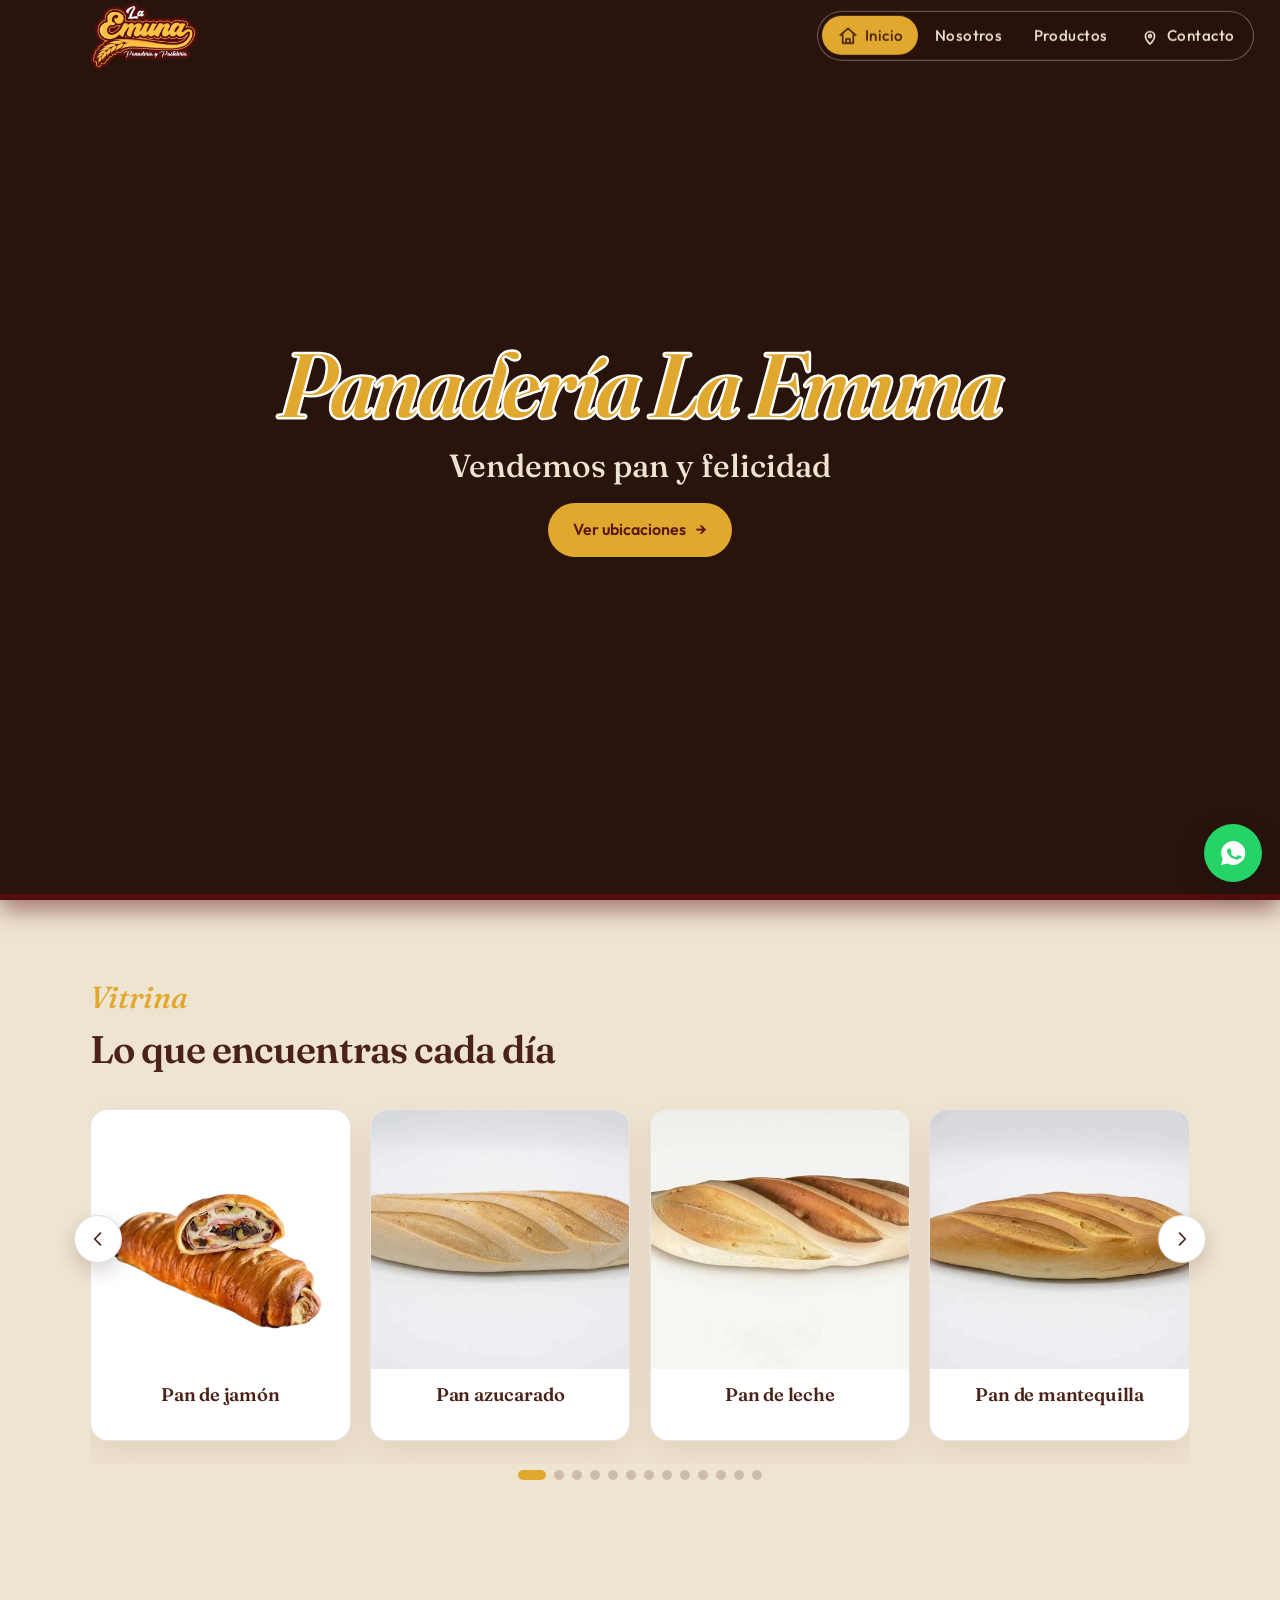
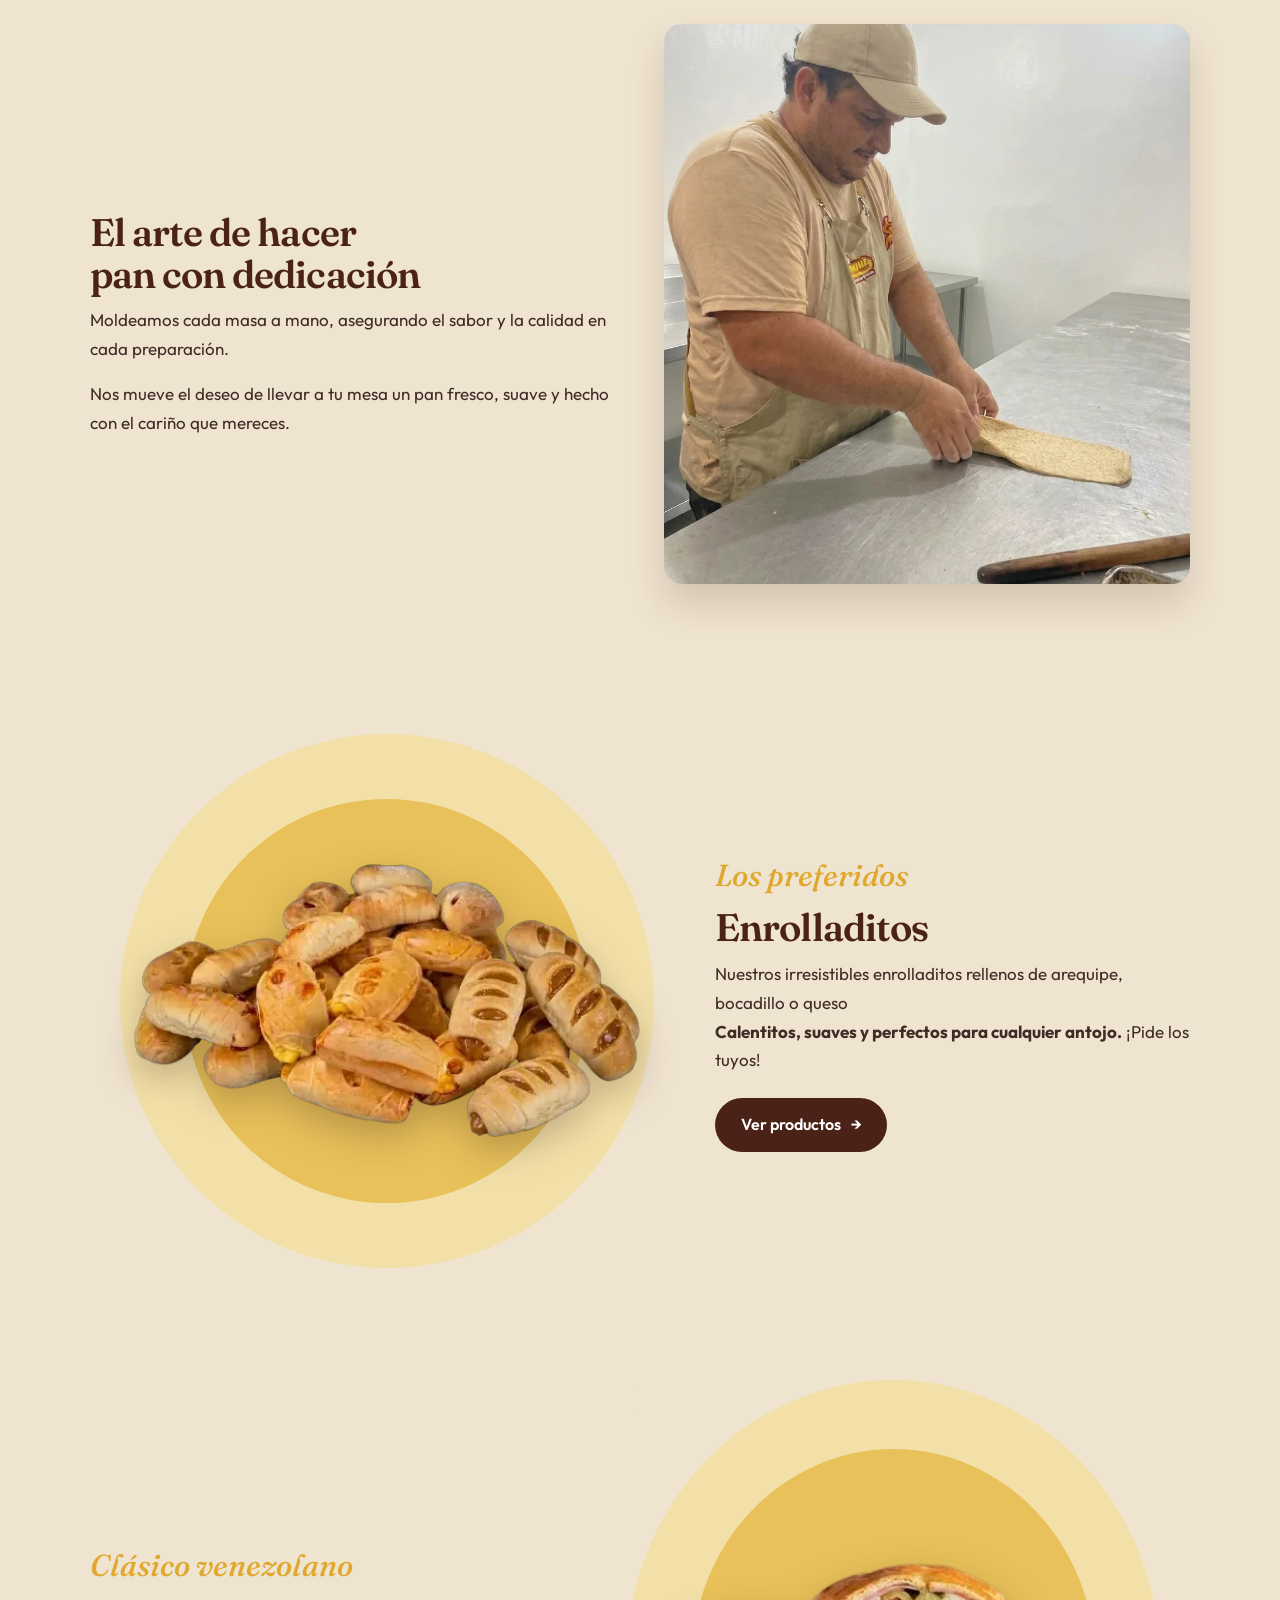
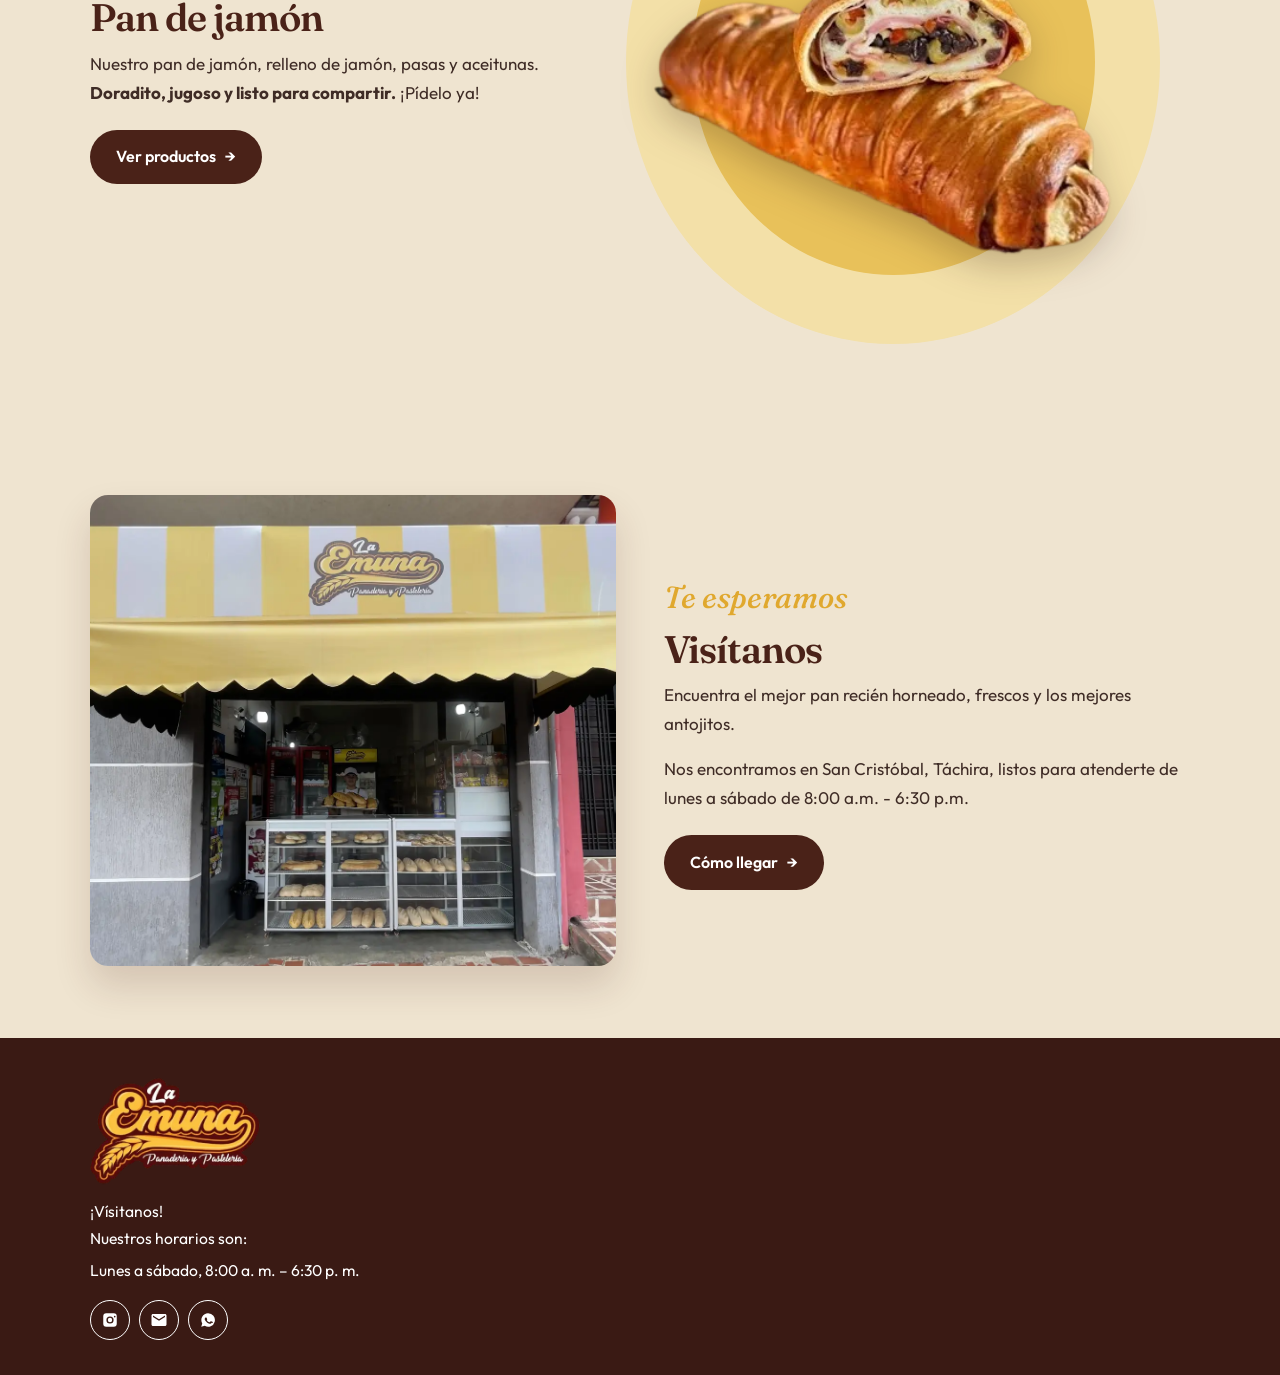
<file: index.html>
<!DOCTYPE html>
<html lang="es">
<head>
    <meta charset="UTF-8">
    <meta name="viewport" content="width=device-width, initial-scale=1.0">
    <title>La Emuna | Panadería y Pastelería</title>
    <link rel="icon" href="img/favicon.ico">
    <!-- Fraunces para títulos, Outfit para el resto. Sin internet: Georgia y Segoe UI. -->
    <link rel="preconnect" href="https://fonts.googleapis.com">
    <link rel="preconnect" href="https://fonts.gstatic.com" crossorigin>
    <link href="https://fonts.googleapis.com/css2?family=Fraunces:ital,opsz,wght@0,9..144,500;0,9..144,600;0,9..144,700;1,9..144,500&family=Outfit:wght@400;500;600&display=swap" rel="stylesheet">
    <link rel="stylesheet" href="style.css">
</head>
<body>

    <!-- Menú de arriba. En celular se abre con el botón de las 3 rayas (script.js). -->
    <header class="menu">
        <div class="contenedor menu-barra">
            <a class="logo" href="index.html">
                <img src="img/logo.webp" alt="La Emuna">
            </a>
            <button class="menu-boton" type="button" aria-label="Abrir menú" aria-expanded="false">
                <span></span>
                <span></span>
                <span></span>
            </button>
            <nav class="nav" aria-label="Principal">
                <ul>
                    <li><a class="activo" href="index.html" aria-current="page"><svg viewBox="0 0 24 24" aria-hidden="true"><path d="M3.5 11.2 12 4l8.5 7.2"/><path d="M6.2 10.2V20h11.6V10.2"/><path d="M10 20v-4.6h4V20"/></svg>Inicio</a></li>
                    <li><a href="about.html">Nosotros</a></li>
                    <li><a href="product.html">Productos</a></li>
                    <li><a href="contact.html"><svg viewBox="0 0 24 24" aria-hidden="true"><path d="M12 21s5-4.5 5-8.6a5 5 0 1 0-10 0C7 16.5 12 21 12 21z"/><circle cx="12" cy="12.2" r="1.5"/></svg>Contacto</a></li>
                </ul>
            </nav>
        </div>
    </header>

    <!-- Portada: video de fondo + título + botón. -->
    <section class="hero" aria-label="Portada">
        <video autoplay muted loop playsinline preload="auto" class="bg-video">
            <source src="videos/portada-fondo.mp4" type="video/mp4">
            Tu navegador no soporta video en segundo plano.
        </video>
        <div class="video-overlay"></div>
        <div class="hero-content">
            <h1>Panadería La Emuna</h1>
            <p class="hero-frase">Vendemos pan y felicidad</p>
            <a href="contact.html" class="boton">Ver ubicaciones</a>
        </div>
    </section>

    <!-- Carrusel: para cambiar una foto, cambia el src de su img. -->
    <section class="seccion">
        <div class="contenedor">
            <div class="titulo-seccion">
                <p class="etiqueta">Vitrina</p>
                <h2>Lo que encuentras cada día</h2>
            </div>
            <div class="carrusel-marco">
                <div class="carrusel-flechas">
                    <button class="carrusel-flecha" type="button" data-dir="-1" aria-label="Producto anterior">
                        <svg viewBox="0 0 24 24" aria-hidden="true"><path d="M15 5l-7 7 7 7"/></svg>
                    </button>
                    <button class="carrusel-flecha" type="button" data-dir="1" aria-label="Producto siguiente">
                        <svg viewBox="0 0 24 24" aria-hidden="true"><path d="M9 5l7 7-7 7"/></svg>
                    </button>
                </div>
                <ul class="carrusel" aria-label="Productos de La Emuna">
                    <li class="carrusel-item">
                        <img src="img/PandeJamon.webp" alt="Pan de jamón" loading="lazy">
                        <h3>Pan de jamón</h3>
                    </li>
                    <li class="carrusel-item">
                        <img src="img/PanAzucarado.webp" alt="Pan azucarado" loading="lazy">
                        <h3>Pan azucarado</h3>
                    </li>
                    <li class="carrusel-item">
                        <img src="img/Pandeleche.webp" alt="Pan de leche" loading="lazy">
                        <h3>Pan de leche</h3>
                    </li>
                    <li class="carrusel-item">
                        <img src="img/Pandemantequilla.webp" alt="Pan de mantequilla" loading="lazy">
                        <h3>Pan de mantequilla</h3>
                    </li>
                    <li class="carrusel-item">
                        <img src="img/enrolladodeArequipe.webp" alt="Enrollado de Arequipe" loading="lazy">
                        <h3>Enrollado de Arequipe</h3>
                    </li>
                    <li class="carrusel-item">
                        <img src="img/enrrolladoBocadillo.webp" alt="Enrollado de Bocadillo" loading="lazy">
                        <h3>Enrollado de Bocadillo</h3>
                    </li>
                    <li class="carrusel-item">
                        <img src="img/enrrolladoQueso.webp" alt="Enrollado de Queso" loading="lazy">
                        <h3>Enrollado de Queso</h3>
                    </li>
                    <li class="carrusel-item">
                        <img src="img/RellenoQuesoBocadillo.webp" alt="Pan relleno de queso y bocadillo" loading="lazy">
                        <h3>Pan relleno de queso y bocadillo</h3>
                    </li>
                    <li class="carrusel-item">
                        <img src="img/RellenoQuesoArequipe.webp" alt="Pan relleno de queso y arequipe" loading="lazy">
                        <h3>Pan relleno de queso y arequipe</h3>
                    </li>
                    <li class="carrusel-item">
                        <img src="img/BolitasSaladas.webp" alt="Bolitas saladas con ajonjolí" loading="lazy">
                        <h3>Bolitas saladas</h3>
                    </li>
                    <li class="carrusel-item">
                        <img src="img/PandeMaiz.webp" alt="Pan de maíz rebanado" loading="lazy">
                        <h3>Pan de maíz</h3>
                    </li>
                    <li class="carrusel-item">
                        <img src="img/peguetas.webp" alt="Peguetas" loading="lazy">
                        <h3>Peguetas</h3>
                    </li>
                    <li class="carrusel-item">
                        <img src="img/brownie.webp" alt="Brownie" loading="lazy">
                        <h3>Brownie</h3>
                    </li>
                    <li class="carrusel-item">
                        <img src="img/galleta_con_cubierta_de_chocolate.webp" alt="Galleta con cubierta de chocolate" loading="lazy">
                        <h3>Galleta con cubierta de chocolate</h3>
                    </li>
                    <li class="carrusel-item">
                        <img src="img/galletas_chispas.webp" alt="Galletas con chispas de chocolate" loading="lazy">
                        <h3>Galletas con chispas</h3>
                    </li>
                    <li class="carrusel-item">
                        <img src="img/Turron_blanco.webp" alt="Turrón blanco" loading="lazy">
                        <h3>Turrón blanco</h3>
                    </li>
                </ul>
                <!-- Los puntos los crea script.js según cuántas posiciones tenga el carrusel. -->
                <div class="carrusel-puntos" aria-label="Elegir producto"></div>
            </div>
        </div>
    </section>
    <!-- El trabajo detrás del mostrador. -->
    <section class="seccion">
        <div class="contenedor dos-columnas">
            <div>
                <p class="etiqueta">Orgullo tachirense</p>
                <h2>El arte de hacer pan con dedicación</h2>
                <p>Moldeamos cada masa a mano, asegurando el sabor y la calidad en cada preparación.</p> 
                    <p>Nos mueve el deseo de llevar a tu mesa un pan fresco, suave y hecho con el cariño que mereces.</p>
                </div>
            <img class="foto-local" src="img/mano_obra.webp" alt="Panadero de La Emuna con gorro, tapabocas y guantes estirando la masa sobre la mesa">
        </div>
    </section>

    <!-- Enrolladitos: foto grande con círculos dorados detrás (sin animación). -->
    <section class="seccion seccion-crema seccion-enrolladitos">
        <div class="contenedor dos-columnas">
            <div class="foto-enrolladitos">
                <span class="circulo-fondo circulo-fondo-1" aria-hidden="true"></span>
                <span class="circulo-fondo circulo-fondo-2" aria-hidden="true"></span>
                <img src="img/enrolladitos.webp" alt="Enrolladitos de La Emuna">
            </div>
            <div>
                <p class="etiqueta">Los preferidos</p>
                <h2>Enrolladitos</h2>
                <p>Nuestros irresistibles enrolladitos rellenos de arequipe, bocadillo o queso<br>
                <b>Calentitos, suaves y perfectos para cualquier antojo.</b>
                ¡Pide los tuyos! <br></p>

                <a class="boton boton-oscuro" href="product.html">Ver productos</a>
            </div>
        </div>
    </section>

    <!-- Pan de jamón: mismo fondo de círculos estáticos que enrolladitos. -->
    <section class="seccion seccion-crema seccion-enrolladitos seccion-pan-jamon">
        <div class="contenedor dos-columnas">
            <div class="foto-enrolladitos foto-pan-jamon">
                <span class="circulo-fondo circulo-fondo-1" aria-hidden="true"></span>
                <span class="circulo-fondo circulo-fondo-2" aria-hidden="true"></span>
                <img src="img/PandeJamon.webp" alt="Pan de jamón de La Emuna">
            </div>
            <div>
                <p class="etiqueta">Clásico venezolano</p>
                <h2>Pan de jamón</h2>
                <p>Nuestro pan de jamón, relleno de jamón, pasas y aceitunas.<br>
                <b>Doradito, jugoso y listo para compartir.</b>
                ¡Pídelo ya! <br></p>

                <a class="boton boton-oscuro" href="product.html">Ver productos</a>
            </div>
        </div>
    </section>

    <!-- Invitación a la tienda con la foto real de la fachada. -->
    <section class="seccion seccion-crema">
        <div class="contenedor dos-columnas">
            <img class="foto-local" src="img/fachada.webp" alt="Fachada de La Emuna con el toldo amarillo y la vitrina llena de pan">
            <div>
                <p class="etiqueta">Te esperamos</p>
                <h2>Visítanos</h2>
                <p>Encuentra el mejor pan recién horneado, frescos y los mejores antojitos.</p>
                <p>Nos encontramos en San Cristóbal, Táchira, listos para atenderte de lunes a sábado de 8:00 a.m. - 6:30 p.m.</p>
                <a class="boton boton-oscuro" href="contact.html">Cómo llegar</a>
            </div>
        </div>
    </section>

    <footer class="pie">
        <div class="contenedor pie-grid">
            <div>
                <img class="pie-logo" src="img/logo.webp" alt="La Emuna">
                <p>¡Vísitanos! <br> Nuestros horarios son:</p>
                <p>Lunes a sábado, 8:00 a. m. – 6:30 p. m.  </p>
                <!-- Los enlaces de Instagram y Facebook son de muestra. -->
                <div class="redes">
                    <a href="https://www.instagram.com/panaderialaemuna/" target="_blank" rel="noopener" aria-label="Instagram">
                        <svg viewBox="0 0 24 24" aria-hidden="true"><path d="M7 3h10a4 4 0 0 1 4 4v10a4 4 0 0 1-4 4H7a4 4 0 0 1-4-4V7a4 4 0 0 1 4-4zm5 4.2A4.8 4.8 0 1 0 16.8 12 4.8 4.8 0 0 0 12 7.2zm6.3-.8a1.1 1.1 0 1 0 1.1 1.1 1.1 1.1 0 0 0-1.1-1.1zM12 9.1A2.9 2.9 0 1 1 9.1 12 2.9 2.9 0 0 1 12 9.1z"/></svg>
                    </a>
                  <a href="mailto:panaderialaemuna@gmail.com" target="_blank" rel="noopener" aria-label="Gmail">
    <svg viewBox="0 0 24 24" aria-hidden="true" fill="currentColor">
        <path d="M20 4H4c-1.1 0-1.99.9-1.99 2L2 18c0 1.1.9 2 2 2h16c1.1 0 2-.9 2-2V6c0-1.1-.9-2-2-2zm0 4l-8 5-8-5V6l8 5 8-5v2z"/>
    </svg>
</a>
                    <a href="https://wa.me/+573001059833" target="_blank" rel="noopener" aria-label="WhatsApp">
                        <svg viewBox="0 0 24 24" aria-hidden="true"><path d="M12 3a9 9 0 0 0-7.7 13.5L3 21l4.7-1.2A9 9 0 1 0 12 3zm5.1 12.8c-.2.6-1.2 1.1-1.6 1.1s-1.3.2-3.4-.7-3.6-3.3-3.7-3.5-.8-1.1-.8-2.1.5-1.5.7-1.7.5-.3.7-.3h.5c.2 0 .4 0 .6.5s.7 1.7.8 1.8.1.3 0 .5-.2.4-.3.5-.2.2-.1.5.5 1 1.2 1.6a5.4 5.4 0 0 0 2.3 1c.3 0 .4 0 .6-.2s.7-.8.9-1.1.4-.2.6-.1 1.5.7 1.8.8.4.2.5.3.1.6-.1 1.2z"/></svg>
                    </a>
                </div>
            </div>
<iframe class="mapa" id="mapa" title="Mapa de San Cristóbal, Táchira" src="https://www.google.com/maps/embed?pb=!1m18!1m12!1m3!1d3953.3052164022815!2d-72.2297792!3d7.757418299999999!2m3!1f0!2f0!3f0!3m2!1i1024!2i768!4f13.1!3m3!1m2!1s0x8e666d00032c9fa9%3A0xc6ffaee9971d3e21!2sPanader%C3%ADa%20Emuna!5e0!3m2!1ses-419!2sve!4v1791907917925!5m2!1ses-419!2sve" width="600" height="450" style="border:0;" allowfullscreen="" loading="lazy" referrerpolicy="strict-origin-when-cross-origin"></iframe>        </div>
    </footer>

    <a class="whatsapp" href="https://wa.me/+573001059833?text=Hola%2C%20tengo%20una%20pregunta" target="_blank" rel="noopener" aria-label="Escribir por WhatsApp">
        <svg viewBox="0 0 24 24" aria-hidden="true"><path d="M12 3a9 9 0 0 0-7.7 13.5L3 21l4.7-1.2A9 9 0 1 0 12 3zm5.1 12.8c-.2.6-1.2 1.1-1.6 1.1s-1.3.2-3.4-.7-3.6-3.3-3.7-3.5-.8-1.1-.8-2.1.5-1.5.7-1.7.5-.3.7-.3h.5c.2 0 .4 0 .6.5s.7 1.7.8 1.8.1.3 0 .5-.2.4-.3.5-.2.2-.1.5.5 1 1.2 1.6a5.4 5.4 0 0 0 2.3 1c.3 0 .4 0 .6-.2s.7-.8.9-1.1.4-.2.6-.1 1.5.7 1.8.8.4.2.5.3.1.6-.1 1.2z"/></svg>
    </a>

    <script src="script.js"></script>
</body>
</html>
</file>
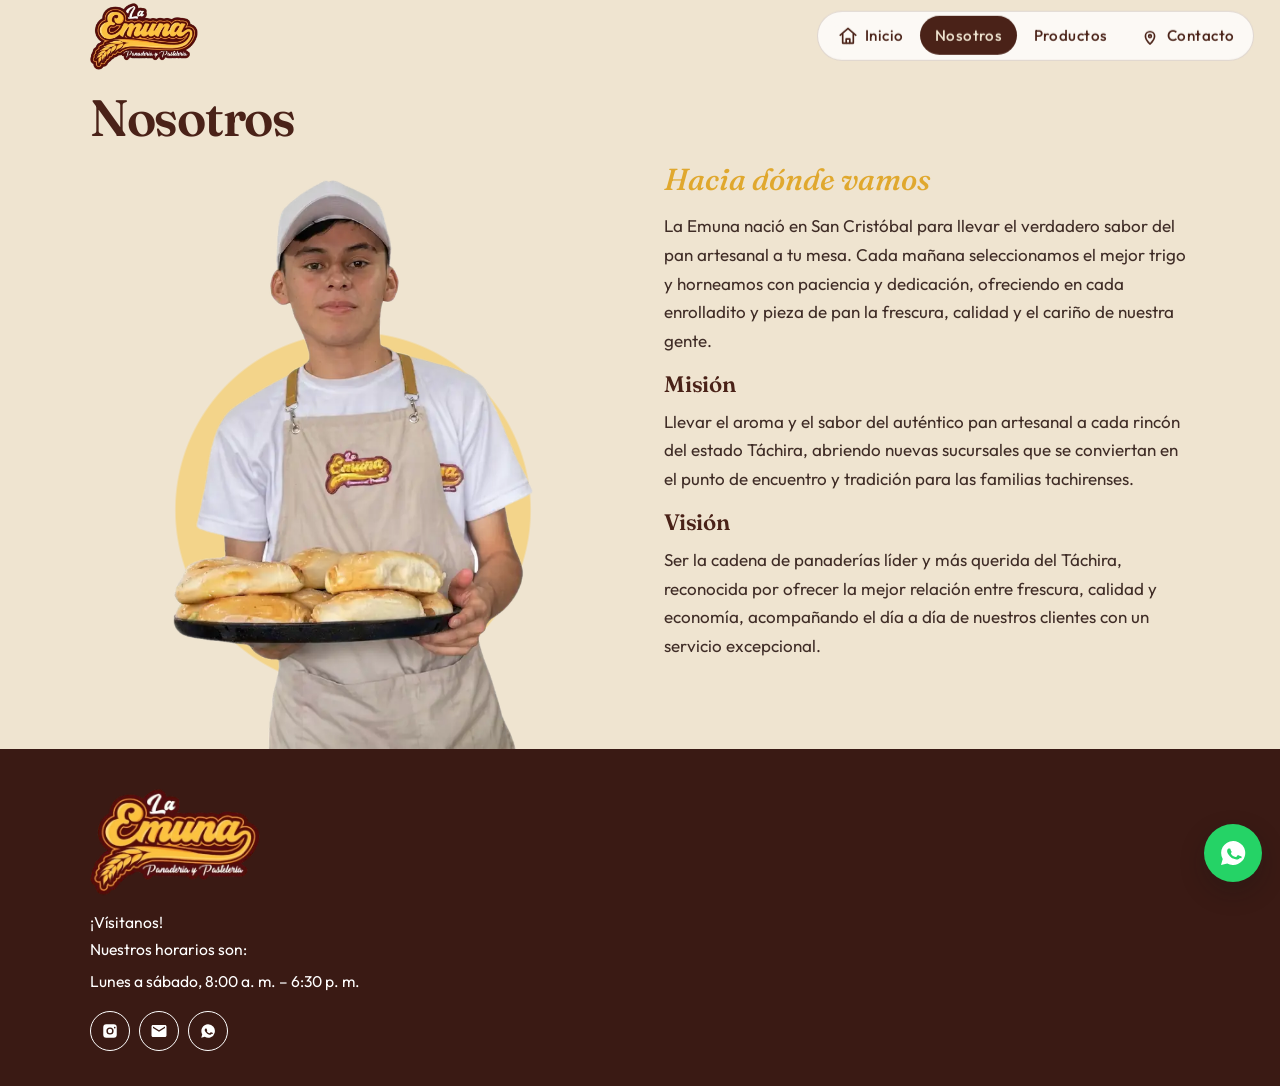
<file: about.html>
﻿<!DOCTYPE html>
<html lang="es">

<head>
    <meta charset="UTF-8">
    <meta name="viewport" content="width=device-width, initial-scale=1.0">
    <title>Nosotros | La Emuna</title>
    <link rel="icon" href="img/favicon.ico">
    <link rel="preconnect" href="https://fonts.googleapis.com">
    <link rel="preconnect" href="https://fonts.gstatic.com" crossorigin>
    <link
        href="https://fonts.googleapis.com/css2?family=Fraunces:ital,opsz,wght@0,9..144,500;0,9..144,600;0,9..144,700;1,9..144,500&family=Outfit:wght@400;500;600&display=swap"
        rel="stylesheet">
    <link rel="stylesheet" href="style.css">
</head>

<body>

    <header class="menu menu-claro">
        <div class="contenedor menu-barra">
            <a class="logo" href="index.html">
                <img src="img/logo.webp" alt="La Emuna">
            </a>
            <button class="menu-boton" type="button" aria-label="Abrir menú" aria-expanded="false">
                <span></span>
                <span></span>
                <span></span>
            </button>
            <nav class="nav" aria-label="Principal">
                <ul>
                    <li><a href="index.html"><svg viewBox="0 0 24 24" aria-hidden="true">
                                <path d="M3.5 11.2 12 4l8.5 7.2" />
                                <path d="M6.2 10.2V20h11.6V10.2" />
                                <path d="M10 20v-4.6h4V20" />
                            </svg>Inicio</a></li>
                    <li><a class="activo" href="about.html" aria-current="page">Nosotros</a></li>
                    <li><a href="product.html">Productos</a></li>
                    <li><a href="contact.html"><svg viewBox="0 0 24 24" aria-hidden="true">
                                <path d="M12 21s5-4.5 5-8.6a5 5 0 1 0-10 0C7 16.5 12 21 12 21z" />
                                <circle cx="12" cy="12.2" r="1.5" />
                            </svg>Contacto</a></li>
                </ul>
            </nav>
        </div>
    </header>

    <!-- Página Nosotros: foto del panadero + misión y visión. -->
    <section class="seccion pagina nosotros">
        <div class="contenedor">
            <h1>Nosotros</h1>
            <div class="dos-columnas">
                <img class="panadero" src="img/model1.webp" alt="Panadero de La Emuna con una bandeja de pan">
                <div>
                    <p class="etiqueta">Hacia dónde vamos</p>
                    <p>La Emuna nació en San Cristóbal para llevar el verdadero sabor del pan artesanal a tu mesa. Cada mañana seleccionamos el mejor trigo y horneamos con paciencia y dedicación, ofreciendo en cada enrolladito y pieza de pan la frescura, calidad y el cariño de nuestra gente.</p>
                    <h3>Misión</h3>
                    <p>Llevar el aroma y el sabor del auténtico pan artesanal a cada rincón del estado Táchira, abriendo nuevas sucursales que se conviertan en el punto de encuentro y tradición para las familias tachirenses.</p>
                    <h3>Visión</h3>
                    <p>Ser la cadena de panaderías líder y más querida del Táchira, reconocida por ofrecer la mejor relación entre frescura, calidad y economía, acompañando el día a día de nuestros clientes con un servicio excepcional.</p>
                </div>
            </div>
        </div>
    </section>

    <footer class="pie">
        <div class="contenedor pie-grid">
            <div>
                <img class="pie-logo" src="img/logo.webp" alt="La Emuna">
                <p>¡Vísitanos! <br> Nuestros horarios son:</p>
                <p>Lunes a sábado, 8:00 a. m. – 6:30 p. m. </p>
                <div class="redes">
                    <a href="https://www.instagram.com/panaderialaemuna/" target="_blank" rel="noopener"
                        aria-label="Instagram">
                        <svg viewBox="0 0 24 24" aria-hidden="true">
                            <path
                                d="M7 3h10a4 4 0 0 1 4 4v10a4 4 0 0 1-4 4H7a4 4 0 0 1-4-4V7a4 4 0 0 1 4-4zm5 4.2A4.8 4.8 0 1 0 16.8 12 4.8 4.8 0 0 0 12 7.2zm6.3-.8a1.1 1.1 0 1 0 1.1 1.1 1.1 1.1 0 0 0-1.1-1.1zM12 9.1A2.9 2.9 0 1 1 9.1 12 2.9 2.9 0 0 1 12 9.1z" />
                        </svg>
                    </a>
                    <a href="mailto:panaderialaemuna@gmail.com" target="_blank" rel="noopener" aria-label="Gmail">
                        <svg viewBox="0 0 24 24" aria-hidden="true" fill="currentColor">
                            <path
                                d="M20 4H4c-1.1 0-1.99.9-1.99 2L2 18c0 1.1.9 2 2 2h16c1.1 0 2-.9 2-2V6c0-1.1-.9-2-2-2zm0 4l-8 5-8-5V6l8 5 8-5v2z" />
                        </svg>
                    </a>
                    <a href="https://wa.me/+573001059833" target="_blank" rel="noopener" aria-label="WhatsApp">
                        <svg viewBox="0 0 24 24" aria-hidden="true">
                            <path
                                d="M12 3a9 9 0 0 0-7.7 13.5L3 21l4.7-1.2A9 9 0 1 0 12 3zm5.1 12.8c-.2.6-1.2 1.1-1.6 1.1s-1.3.2-3.4-.7-3.6-3.3-3.7-3.5-.8-1.1-.8-2.1.5-1.5.7-1.7.5-.3.7-.3h.5c.2 0 .4 0 .6.5s.7 1.7.8 1.8.1.3 0 .5-.2.4-.3.5-.2.2-.1.5.5 1 1.2 1.6a5.4 5.4 0 0 0 2.3 1c.3 0 .4 0 .6-.2s.7-.8.9-1.1.4-.2.6-.1 1.5.7 1.8.8.4.2.5.3.1.6-.1 1.2z" />
                        </svg>
                    </a>
                </div>
            </div>
            <iframe class="mapa" id="mapa" title="Mapa de San Cristóbal, Táchira"
                src="https://www.google.com/maps/embed?pb=!1m18!1m12!1m3!1d3953.3052164022815!2d-72.2297792!3d7.757418299999999!2m3!1f0!2f0!3f0!3m2!1i1024!2i768!4f13.1!3m3!1m2!1s0x8e666d00032c9fa9%3A0xc6ffaee9971d3e21!2sPanader%C3%ADa%20Emuna!5e0!3m2!1ses-419!2sve!4v1791907917925!5m2!1ses-419!2sve"
                width="600" height="450" style="border:0;" allowfullscreen="" loading="lazy"
                referrerpolicy="strict-origin-when-cross-origin"></iframe>
        </div>
    </footer>

    <a class="whatsapp" href="https://wa.me/+573001059833?text=Hola%2C%20tengo%20una%20pregunta" target="_blank"
        rel="noopener" aria-label="Enviar a WhatsApp">
        <svg viewBox="0 0 24 24" aria-hidden="true">
            <path
                d="M12 3a9 9 0 0 0-7.7 13.5L3 21l4.7-1.2A9 9 0 1 0 12 3zm5.1 12.8c-.2.6-1.2 1.1-1.6 1.1s-1.3.2-3.4-.7-3.6-3.3-3.7-3.5-.8-1.1-.8-2.1.5-1.5.7-1.7.5-.3.7-.3h.5c.2 0 .4 0 .6.5s.7 1.7.8 1.8.1.3 0 .5-.2.4-.3.5-.2.2-.1.5.5 1 1.2 1.6a5.4 5.4 0 0 0 2.3 1c.3 0 .4 0 .6-.2s.7-.8.9-1.1.4-.2.6-.1 1.5.7 1.8.8.4.2.5.3.1.6-.1 1.2z" />
        </svg>
    </a>

    <script src="script.js"></script>
</body>

</html>
</file>
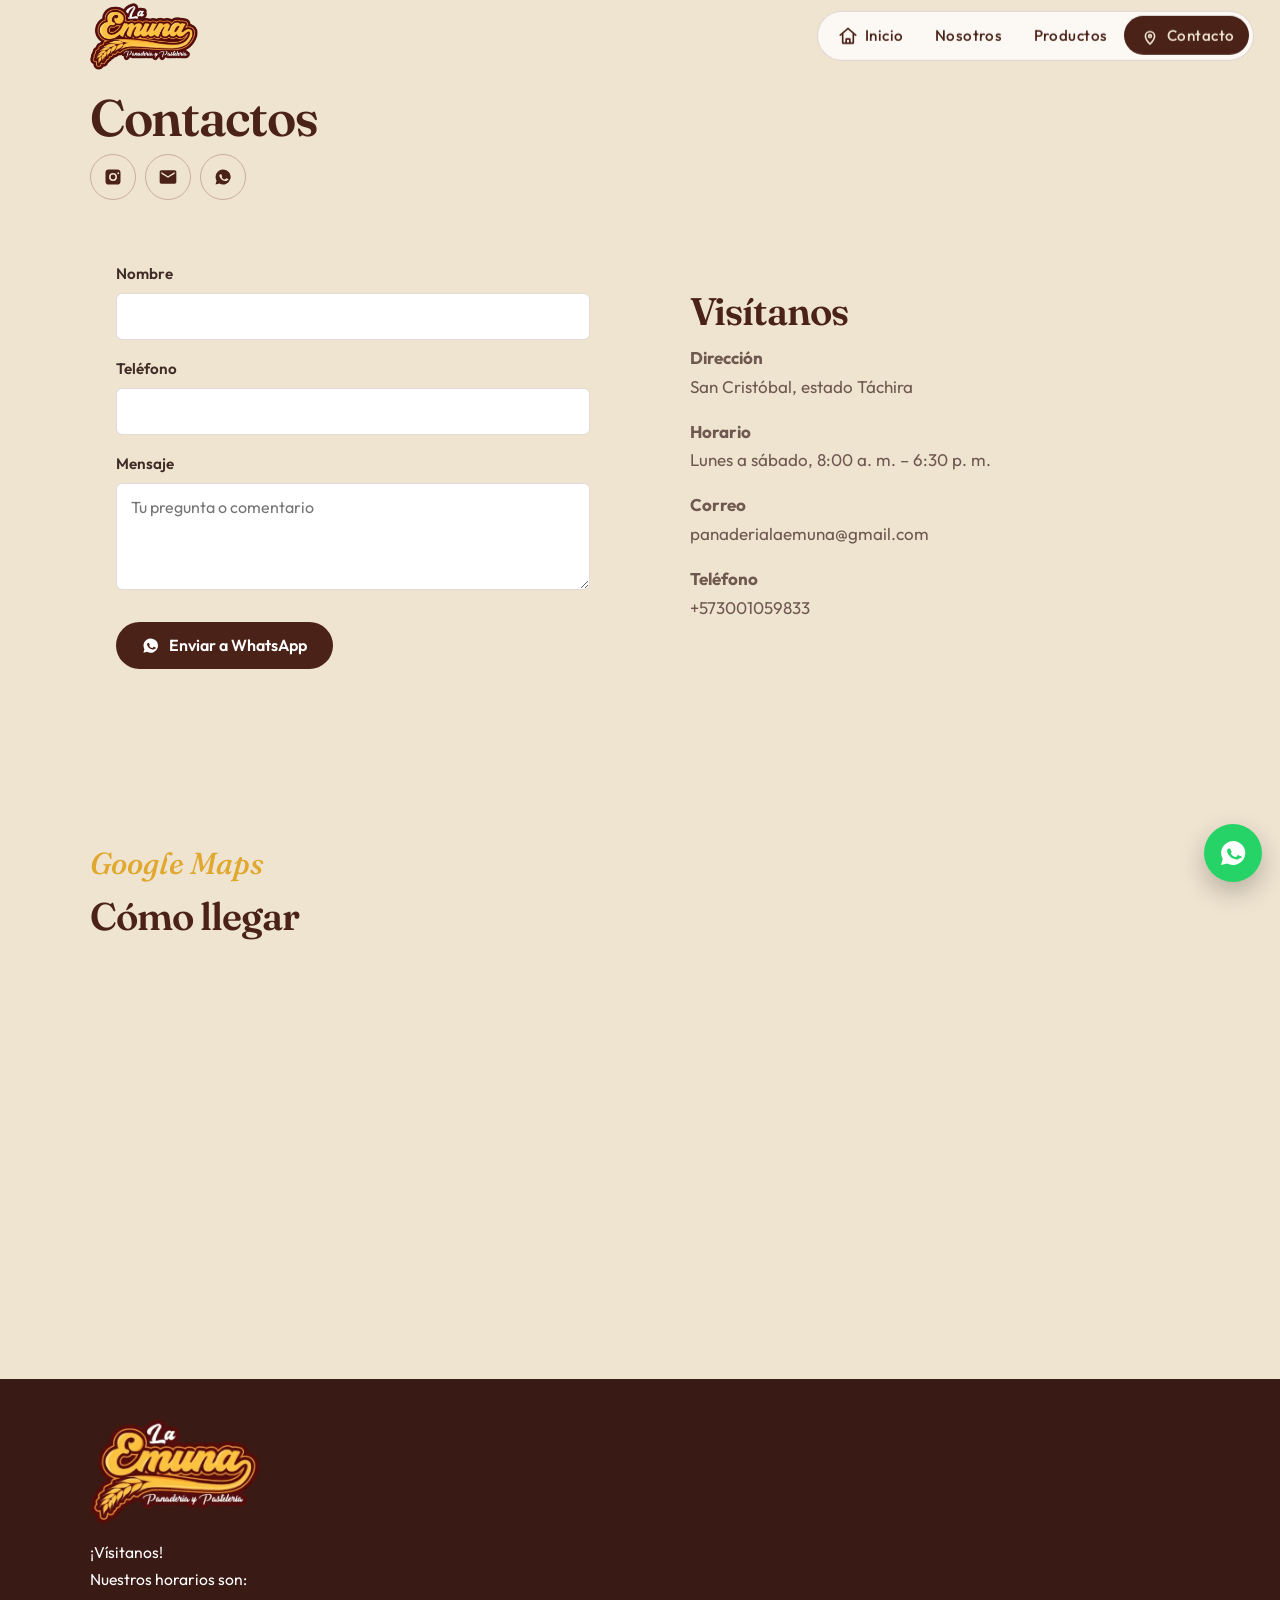
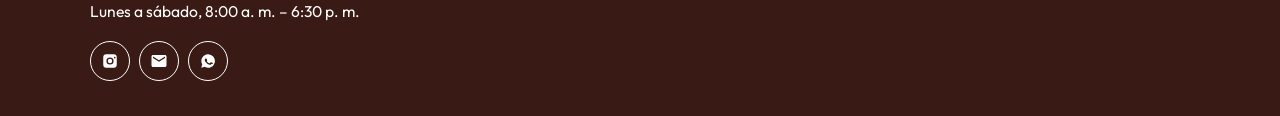
<file: contact.html>
<!DOCTYPE html>
<html lang="es">

<head>
    <meta charset="UTF-8">
    <meta name="viewport" content="width=device-width, initial-scale=1.0">
    <title>Contacto | La Emuna</title>
    <link rel="icon" href="img/favicon.ico">
    <link rel="preconnect" href="https://fonts.googleapis.com">
    <link rel="preconnect" href="https://fonts.gstatic.com" crossorigin>
    <link
        href="https://fonts.googleapis.com/css2?family=Fraunces:ital,opsz,wght@0,9..144,500;0,9..144,600;0,9..144,700;1,9..144,500&family=Outfit:wght@400;500;600&display=swap"
        rel="stylesheet">
    <link rel="stylesheet" href="style.css">
</head>

<body>

    <header class="menu menu-claro">
        <div class="contenedor menu-barra">
            <a class="logo" href="index.html">
                <img src="img/logo.webp" alt="La Emuna">
            </a>
            <button class="menu-boton" type="button" aria-label="Abrir menú" aria-expanded="false">
                <span></span>
                <span></span>
                <span></span>
            </button>
            <nav class="nav" aria-label="Principal">
                <ul>
                    <li><a href="index.html"><svg viewBox="0 0 24 24" aria-hidden="true">
                                <path d="M3.5 11.2 12 4l8.5 7.2" />
                                <path d="M6.2 10.2V20h11.6V10.2" />
                                <path d="M10 20v-4.6h4V20" />
                            </svg>Inicio</a></li>
                    <li><a href="about.html">Nosotros</a></li>
                    <li><a href="product.html">Productos</a></li>
                    <li><a class="activo" href="contact.html" aria-current="page"><svg viewBox="0 0 24 24"
                                aria-hidden="true">
                                <path d="M12 21s5-4.5 5-8.6a5 5 0 1 0-10 0C7 16.5 12 21 12 21z" />
                                <circle cx="12" cy="12.2" r="1.5" />
                            </svg>Contacto</a></li>
                </ul>
            </nav>
        </div>
    </header>

    <!-- Contacto: redes + formulario (script.js lo manda a WhatsApp) + datos. -->
    <section class="seccion pagina" id="contacto">
        <div class="contenedor">
            <h1>Contactos</h1>
            <div class="redes redes-contacto">
                <a href="https://www.instagram.com/panaderialaemuna/" target="_blank" rel="noopener"
                    aria-label="Instagram">
                    <svg viewBox="0 0 24 24" aria-hidden="true">
                        <path
                            d="M7 3h10a4 4 0 0 1 4 4v10a4 4 0 0 1-4 4H7a4 4 0 0 1-4-4V7a4 4 0 0 1 4-4zm5 4.2A4.8 4.8 0 1 0 16.8 12 4.8 4.8 0 0 0 12 7.2zm6.3-.8a1.1 1.1 0 1 0 1.1 1.1 1.1 1.1 0 0 0-1.1-1.1zM12 9.1A2.9 2.9 0 1 1 9.1 12 2.9 2.9 0 0 1 12 9.1z" />
                    </svg>
                </a>
                <a href="mailto:panaderialaemuna@gmail.com" target="_blank" rel="noopener" aria-label="Gmail">
                    <svg viewBox="0 0 24 24" aria-hidden="true" fill="currentColor">
                        <path
                            d="M20 4H4c-1.1 0-1.99.9-1.99 2L2 18c0 1.1.9 2 2 2h16c1.1 0 2-.9 2-2V6c0-1.1-.9-2-2-2zm0 4l-8 5-8-5V6l8 5 8-5v2z" />
                    </svg>
                </a>

                <a href="https://wa.me/+573001059833" target="_blank" rel="noopener" aria-label="WhatsApp">
                    <svg viewBox="0 0 24 24" aria-hidden="true">
                        <path
                            d="M12 3a9 9 0 0 0-7.7 13.5L3 21l4.7-1.2A9 9 0 1 0 12 3zm5.1 12.8c-.2.6-1.2 1.1-1.6 1.1s-1.3.2-3.4-.7-3.6-3.3-3.7-3.5-.8-1.1-.8-2.1.5-1.5.7-1.7.5-.3.7-.3h.5c.2 0 .4 0 .6.5s.7 1.7.8 1.8.1.3 0 .5-.2.4-.3.5-.2.2-.1.5.5 1 1.2 1.6a5.4 5.4 0 0 0 2.3 1c.3 0 .4 0 .6-.2s.7-.8.9-1.1.4-.2.6-.1 1.5.7 1.8.8.4.2.5.3.1.6-.1 1.2z" />
                    </svg>
                </a>
            </div>
            <div class="dos-columnas">
                <form class="formulario" id="formulario" action="#" method="post">
                    <label for="nombre">Nombre</label>
                    <input id="nombre" name="nombre" type="text" required>

                    <label for="telefono">Teléfono</label>
                    <input id="telefono" name="telefono" type="tel" required>

                    <label for="detalle">Mensaje</label>
                    <textarea id="detalle" name="detalle" rows="4" required
                        placeholder="Tu pregunta o comentario"></textarea>

                    <button class="boton boton-oscuro boton-wa" type="submit">
                        <svg viewBox="0 0 24 24" aria-hidden="true">
                            <path
                                d="M12 3a9 9 0 0 0-7.7 13.5L3 21l4.7-1.2A9 9 0 1 0 12 3zm5.1 12.8c-.2.6-1.2 1.1-1.6 1.1s-1.3.2-3.4-.7-3.6-3.3-3.7-3.5-.8-1.1-.8-2.1.5-1.5.7-1.7.5-.3.7-.3h.5c.2 0 .4 0 .6.5s.7 1.7.8 1.8.1.3 0 .5-.2.4-.3.5-.2.2-.1.5.5 1 1.2 1.6a5.4 5.4 0 0 0 2.3 1c.3 0 .4 0 .6-.2s.7-.8.9-1.1.4-.2.6-.1 1.5.7 1.8.8.4.2.5.3.1.6-.1 1.2z" />
                        </svg>
                        Enviar a WhatsApp
                    </button>
                </form>

                <aside class="datos">
                    <h2>Visítanos</h2>
                    <p><strong>Dirección</strong><br>San Cristóbal, estado Táchira</p>
                    <p><strong>Horario</strong><br>Lunes a sábado, 8:00 a. m. – 6:30 p. m.</p>
                    <p><strong>Correo</strong><br>panaderialaemuna@gmail.com</p>
                    <p><strong>Teléfono</strong><br>+573001059833</p>
                </aside>
            </div>
        </div>
    </section>

    <!-- Mapa grande de Google Maps. -->
    <section class="seccion seccion-crema">
        <div class="contenedor">
            <p class="etiqueta">Google Maps</p>
            <h2>Cómo llegar</h2>
            <iframe class="mapa mapa-grande" title="Mapa de ejemplo en San Cristóbal" loading="lazy"
                src="https://www.google.com/maps/embed?pb=!1m18!1m12!1m3!1d3953.3052164022815!2d-72.2297792!3d7.757418299999999!2m3!1f0!2f0!3f0!3m2!1i1024!2i768!4f13.1!3m3!1m2!1s0x8e666d00032c9fa9%3A0xc6ffaee9971d3e21!2sPanader%C3%ADa%20Emuna!5e0!3m2!1ses-419!2sve!4v1791907917925!5m2!1ses-419!2sve"></iframe>
        </div>
    </section>

    <footer class="pie">
        <div class="contenedor pie-grid">
            <div>
                <img class="pie-logo" src="img/logo.webp" alt="La Emuna">
                <p>¡Vísitanos! <br> Nuestros horarios son:</p>
                <p>Lunes a sábado, 8:00 a. m. – 6:30 p. m. </p>
                <div class="redes">
                    <a href="https://www.instagram.com/panaderialaemuna/" target="_blank" rel="noopener"
                        aria-label="Instagram">
                        <svg viewBox="0 0 24 24" aria-hidden="true">
                            <path
                                d="M7 3h10a4 4 0 0 1 4 4v10a4 4 0 0 1-4 4H7a4 4 0 0 1-4-4V7a4 4 0 0 1 4-4zm5 4.2A4.8 4.8 0 1 0 16.8 12 4.8 4.8 0 0 0 12 7.2zm6.3-.8a1.1 1.1 0 1 0 1.1 1.1 1.1 1.1 0 0 0-1.1-1.1zM12 9.1A2.9 2.9 0 1 1 9.1 12 2.9 2.9 0 0 1 12 9.1z" />
                        </svg>
                    </a>
                    <a href="mailto:panaderialaemuna@gmail.com" target="_blank" rel="noopener" aria-label="Gmail">
                        <svg viewBox="0 0 24 24" aria-hidden="true" fill="currentColor">
                            <path
                                d="M20 4H4c-1.1 0-1.99.9-1.99 2L2 18c0 1.1.9 2 2 2h16c1.1 0 2-.9 2-2V6c0-1.1-.9-2-2-2zm0 4l-8 5-8-5V6l8 5 8-5v2z" />
                        </svg>
                    </a>
                    <a href="https://wa.me/+573001059833" target="_blank" rel="noopener" aria-label="WhatsApp">
                        <svg viewBox="0 0 24 24" aria-hidden="true">
                            <path
                                d="M12 3a9 9 0 0 0-7.7 13.5L3 21l4.7-1.2A9 9 0 1 0 12 3zm5.1 12.8c-.2.6-1.2 1.1-1.6 1.1s-1.3.2-3.4-.7-3.6-3.3-3.7-3.5-.8-1.1-.8-2.1.5-1.5.7-1.7.5-.3.7-.3h.5c.2 0 .4 0 .6.5s.7 1.7.8 1.8.1.3 0 .5-.2.4-.3.5-.2.2-.1.5.5 1 1.2 1.6a5.4 5.4 0 0 0 2.3 1c.3 0 .4 0 .6-.2s.7-.8.9-1.1.4-.2.6-.1 1.5.7 1.8.8.4.2.5.3.1.6-.1 1.2z" />
                        </svg>
                    </a>
                </div>
            </div>
        </div>
    </footer>

    <a class="whatsapp" href="https://wa.me/+573001059833?text=Hola%2C%20tengo%20una%20pregunta" target="_blank"
        rel="noopener" aria-label="Enviar a WhatsApp">
        <svg viewBox="0 0 24 24" aria-hidden="true">
            <path
                d="M12 3a9 9 0 0 0-7.7 13.5L3 21l4.7-1.2A9 9 0 1 0 12 3zm5.1 12.8c-.2.6-1.2 1.1-1.6 1.1s-1.3.2-3.4-.7-3.6-3.3-3.7-3.5-.8-1.1-.8-2.1.5-1.5.7-1.7.5-.3.7-.3h.5c.2 0 .4 0 .6.5s.7 1.7.8 1.8.1.3 0 .5-.2.4-.3.5-.2.2-.1.5.5 1 1.2 1.6a5.4 5.4 0 0 0 2.3 1c.3 0 .4 0 .6-.2s.7-.8.9-1.1.4-.2.6-.1 1.5.7 1.8.8.4.2.5.3.1.6-.1 1.2z" />
        </svg>
    </a>

    <script src="script.js"></script>
</body>

</html>
</file>
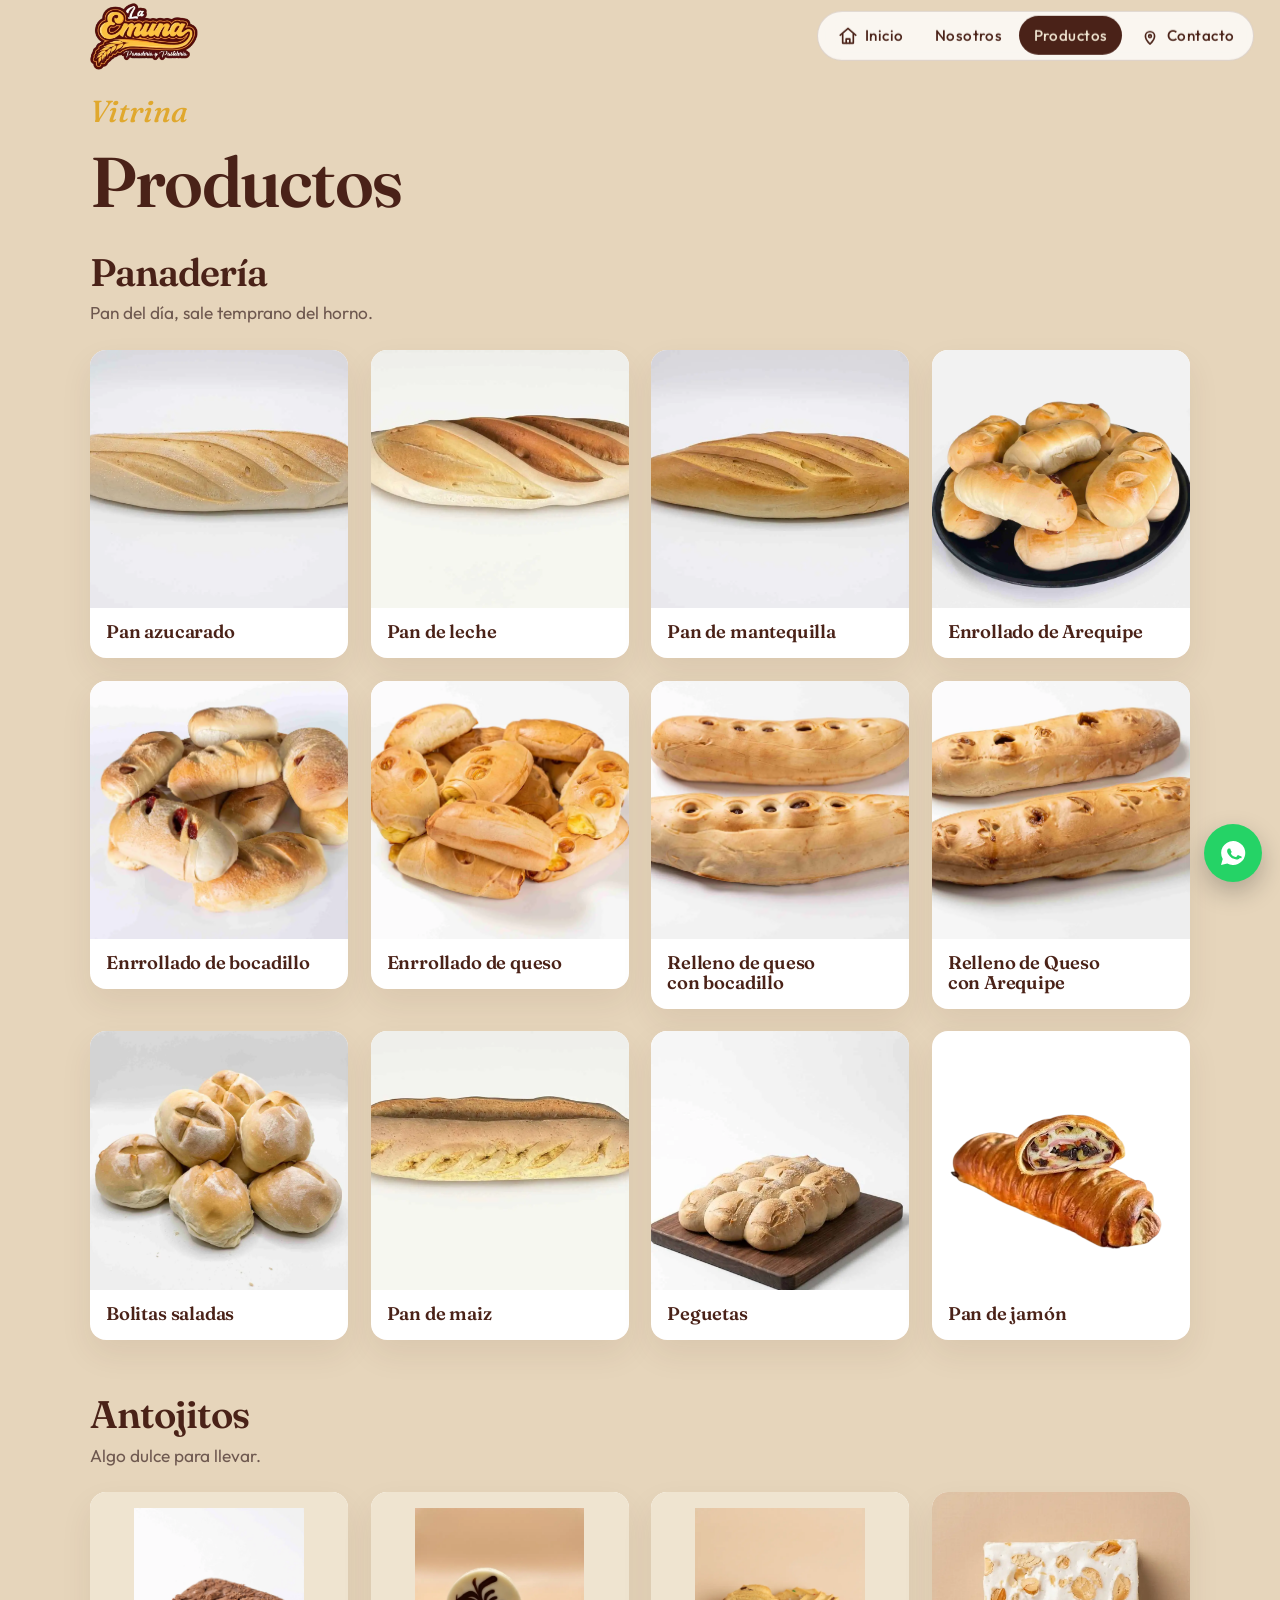
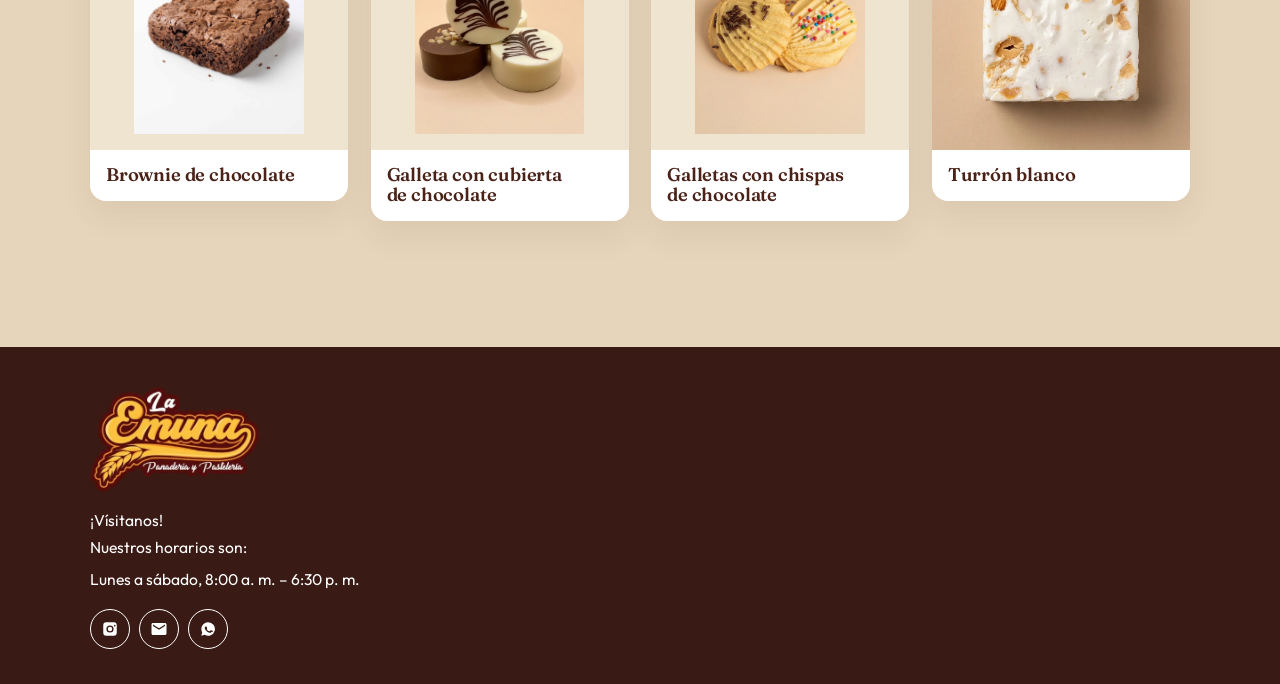
<file: product.html>
<!DOCTYPE html>
<html lang="es">
<head>
    <meta charset="UTF-8">
    <meta name="viewport" content="width=device-width, initial-scale=1.0">
    <title>Productos | La Emuna</title>
    <link rel="icon" href="img/favicon.ico">
    <link rel="preconnect" href="https://fonts.googleapis.com">
    <link rel="preconnect" href="https://fonts.gstatic.com" crossorigin>
    <link href="https://fonts.googleapis.com/css2?family=Fraunces:ital,opsz,wght@0,9..144,500;0,9..144,600;0,9..144,700;1,9..144,500&family=Outfit:wght@400;500;600&display=swap" rel="stylesheet">
    <link rel="stylesheet" href="style.css">
</head>
<body>

    <!-- Menú claro porque el fondo de esta página es crema. -->
    <header class="menu menu-claro">
        <div class="contenedor menu-barra">
            <a class="logo" href="index.html">
                <img src="img/logo.webp" alt="La Emuna">
            </a>
            <button class="menu-boton" type="button" aria-label="Abrir menú" aria-expanded="false">
                <span></span>
                <span></span>
                <span></span>
            </button>
            <nav class="nav" aria-label="Principal">
                <ul>
                    <li><a href="index.html"><svg viewBox="0 0 24 24" aria-hidden="true"><path d="M3.5 11.2 12 4l8.5 7.2"/><path d="M6.2 10.2V20h11.6V10.2"/><path d="M10 20v-4.6h4V20"/></svg>Inicio</a></li>
                    <li><a href="about.html">Nosotros</a></li>
                    <li><a class="activo" href="product.html" aria-current="page">Productos</a></li>
                    <li><a href="contact.html"><svg viewBox="0 0 24 24" aria-hidden="true"><path d="M12 21s5-4.5 5-8.6a5 5 0 1 0-10 0C7 16.5 12 21 12 21z"/><circle cx="12" cy="12.2" r="1.5"/></svg>Contacto</a></li>
                </ul>
            </nav>
        </div>
    </header>

    <!-- Lista de productos. Cada ficha se voltea al hacer clic (script.js). -->
    <section class="seccion vitrina">
        <div class="contenedor">
            <p class="etiqueta">Vitrina</p>
            <h1>Productos</h1>
            <!-- Para agregar un producto: copia un <article class="ficha"> y cambia foto, nombre y texto. -->
            <div id="lista">
                <div class="grupo" id="panaderia">
                    <h2>Panadería</h2>
                    <p class="bajada">Pan del día, sale temprano del horno.</p>
                    <div class="fichas">
                        <article class="ficha" tabindex="0">
                            <div class="ficha-giro">
                                <div class="ficha-cara">
                                    <img src="img/PanAzucarado.webp" alt="PanAzucarado" loading="lazy">
                                    <h3>Pan azucarado</h3>
                                </div>
                                <div class="ficha-dorso">
                                    <h3>Pan azucarado</h3>
                                    <p>El sabor dulce de compartir en familia.</p>
                                </div>
                            </div>
                        </article>
                        <article class="ficha" tabindex="0">
                            <div class="ficha-giro">
                                <div class="ficha-cara">
                                    <img src="img/Pandeleche.webp" alt="Pandeleche" loading="lazy">
                                    <h3>Pan de leche</h3>
                                </div>
                                <div class="ficha-dorso">
                                    <h3>Pan de leche</h3>
                                    <p>Pura frescura, puro sabor a leche.</p>
                                </div>
                            </div>
                        </article>
                        <article class="ficha" tabindex="0">
                            <div class="ficha-giro">
                                <div class="ficha-cara">
                                   <img src="img/Pandemantequilla.webp" alt="Pandemantequilla" loading="lazy">
                                 <h3>Pan de mantequilla</h3>
                                </div>
                                <div class="ficha-dorso">
                                    <h3>Pan de mantequilla</h3>
                                    <p>Pura mantequilla, pura suavidad.</p>
                                </div>
                            </div>
                        </article>
                        <article class="ficha" tabindex="0">
                            <div class="ficha-giro">
                                <div class="ficha-cara">
                                    <img src="img/enrolladodeArequipe.webp" alt="enrolladodeArequipe" loading="lazy">
                                    <h3>Enrollado de Arequipe</h3>
                                </div>
                                <div class="ficha-dorso">
                                    <h3>Enrollado de Arequipe</h3>
                                    <p>Pequeño y dorado, ideal para el desayuno o meriendas.</p>
                                </div>
                            </div>
                        </article>
                        <article class="ficha" tabindex="0">
                            <div class="ficha-giro">
                                <div class="ficha-cara">
                                    <img src="img/enrrolladoBocadillo.webp" alt="enrrolladoBocadillo" loading="lazy">
                                    <h3>Enrrollado de bocadillo</h3>
                                </div>
                                <div class="ficha-dorso">
                                    <h3>Enrollado de bocadillo</h3>
                                    <p>muy delicioso para las tardes de meriendas .</p>
                                </div>
                            </div>
                        </article>
                        <article class="ficha" tabindex="0">
                            <div class="ficha-giro">
                                <div class="ficha-cara">
                                    <img src="img/enrrolladoQueso.webp" alt="enrrolladoQueso" loading="lazy">
                                    <h3>Enrrollado de queso</h3>
                                </div>
                                <div class="ficha-dorso">
                                    <h3>enrrollado de queso</h3>
                                    <p>ideal para el desayuno y meriendas enquisito y delicioso sabor.</p>
                                </div>
                            </div>
                        </article>
                        <article class="ficha" tabindex="0">
                            <div class="ficha-giro">
                                <div class="ficha-cara">
                                    <img src="img/RellenoQuesoBocadillo.webp" alt="RellenoQuesoBocadillo" loading="lazy">
                                    <h3>Relleno de queso con bocadillo</h3>
                                </div>
                                <div class="ficha-dorso">
                                    <h3>Relleno de queso con bocadillo</h3>
                                    <p>pan largo delicioso para disfrutar en familia y amigos.</p>
                                </div>
                            </div>
                        </article>
                        <article class="ficha" tabindex="0">
                            <div class="ficha-giro">
                                <div class="ficha-cara">
                                    <img src="img/RellenoQuesoArequipe.webp" alt="RellenoQuesoArequipe" loading="lazy">
                                    <h3>Relleno de Queso con Arequipe</h3>
                                </div>
                                <div class="ficha-dorso">
                                    <h3>Relleno de queso con Arequipe</h3>
                                    <p>de los mas recomendados delicioso y bien relleno </p>
                                </div>
                            </div>
                        </article>
                        <article class="ficha" tabindex="0">
                            <div class="ficha-giro">
                                <div class="ficha-cara">
                                    <img src="img/BolitasSaladas.webp" alt="BolitasSaladas" loading="lazy">
                                    <h3>Bolitas saladas</h3>
                                </div>
                                <div class="ficha-dorso">
                                    <h3> bolitas saladas</h3>
                                    <p> a compañalas con lo que gustes son suaves y espongosas.</p>
                                </div>
                            </div>
                        </article>
                        <article class="ficha" tabindex="0">
                            <div class="ficha-giro">
                                <div class="ficha-cara">
                                    <img src="img/PandeMaiz.webp" alt="PandeMaiz" loading="lazy">
                                    <h3>Pan de maiz</h3>
                                </div>
                                <div class="ficha-dorso">
                                    <h3>Pan de maiz</h3>
                                    <p>Alimenta tu día con lo mejor de lo natural.</p>
                                </div>
                            </div>
                        </article>
                        <article class="ficha" tabindex="0">
                            <div class="ficha-giro">
                                <div class="ficha-cara">
                                    <img src="img/peguetas.webp" alt="peguetas" loading="lazy">
                                    <h3>Peguetas</h3>
                                </div>
                                <div class="ficha-dorso">
                                    <h3>Peguetas</h3>
                                    <p> Pan de 12 bolitas doradas unidas , para compartir.</p>
                                </div>
                            </div>
                        </article>
                        <article class="ficha" tabindex="0">
                            <div class="ficha-giro">
                                <div class="ficha-cara">
                                    <img src="img/PandeJamon.webp" alt="Pan de jamón" loading="lazy">
                                    <h3>Pan de jamón</h3>
                                </div>
                                <div class="ficha-dorso">
                                    <h3>Pan de jamón</h3>
                                    <p>Delicioso pan de jamón, ideal para las mejores navidades.</p>
                                </div>
                            </div>
                        </article>
                    </div>
                </div>
                <div class="grupo" id="antojitos">
                    <h2>Antojitos</h2>
                    <p class="bajada">Algo dulce para llevar.</p>
                    <div class="fichas">
                        <article class="ficha" tabindex="0">
                            <div class="ficha-giro">
                                <div class="ficha-cara">
                                    <img class="sin-fondo" src="img/brownie.webp" alt="brownie" loading="lazy">
                                    <h3>Brownie de chocolate </h3>
                                </div>
                                <div class="ficha-dorso">
                                    <h3>Brownie de chocolate</h3>
                                    <p>delicioso brownie, húmedo con relleno de chocolate.</p>
                                </div>
                            </div>
                        </article>
                        <article class="ficha" tabindex="0">
                            <div class="ficha-giro">
                                <div class="ficha-cara">
                                    <img class="sin-fondo" src="img/galleta_con_cubierta_de_chocolate.webp" alt="Cupcake de la casa" loading="lazy">
                                    <h3>Galleta con cubierta de chocolate</h3>
                                </div>
                                <div class="ficha-dorso">
                                    <h3>Deliciosa galleta cubierta de chocolate</h3>
                                    <p>Una galleta suave y deliciosa, cubierta con una capa de chocolate.</p>
                                </div>
                            </div>
                        </article>
                        <article class="ficha" tabindex="0">
                            <div class="ficha-giro">
                                <div class="ficha-cara">
                                    <img class="sin-fondo" src="img/galletas_chispas.webp" alt="Dona de chocolate" loading="lazy">
                                    <h3>Galletas con chispas de chocolate</h3>
                                </div>
                                <div class="ficha-dorso">
                                    <h3>Galletas con chispas de chocolate</h3>
                                    <p>Suaves y crujientes cubiertas con deliciosas chispas de chocolate.</p>
                                </div>
                            </div>
                        </article>
                        <article class="ficha" tabindex="0">
                            <div class="ficha-giro">
                                <div class="ficha-cara">
                                    <img src="img/Turron_blanco.webp" alt="Turrón blanco" loading="lazy">
                                    <h3>Turrón blanco</h3>
                                </div>
                                <div class="ficha-dorso">
                                    <h3>Turrón blanco</h3>
                                    <p>Delicioso turrón blanco, ideal para tus antojos de la tarde.</p>
                                </div>
                            </div>
                        </article>
                    </div>
                </div>
            </div>
        </div>
    </section>

    <footer class="pie">
        <div class="contenedor pie-grid">
            <div>
                <img class="pie-logo" src="img/logo.webp" alt="La Emuna">
                <p>¡Vísitanos! <br> Nuestros horarios son:</p>
                <p>Lunes a sábado, 8:00 a. m. – 6:30 p. m.  </p>
                <div class="redes">
                    <a href="https://www.instagram.com/panaderialaemuna/" target="_blank" rel="noopener" aria-label="Instagram">
                        <svg viewBox="0 0 24 24" aria-hidden="true"><path d="M7 3h10a4 4 0 0 1 4 4v10a4 4 0 0 1-4 4H7a4 4 0 0 1-4-4V7a4 4 0 0 1 4-4zm5 4.2A4.8 4.8 0 1 0 16.8 12 4.8 4.8 0 0 0 12 7.2zm6.3-.8a1.1 1.1 0 1 0 1.1 1.1 1.1 1.1 0 0 0-1.1-1.1zM12 9.1A2.9 2.9 0 1 1 9.1 12 2.9 2.9 0 0 1 12 9.1z"/></svg>
                    </a>
                  <a href="mailto:panaderialaemuna@gmail.com" target="_blank" rel="noopener" aria-label="Gmail">
    <svg viewBox="0 0 24 24" aria-hidden="true" fill="currentColor">
        <path d="M20 4H4c-1.1 0-1.99.9-1.99 2L2 18c0 1.1.9 2 2 2h16c1.1 0 2-.9 2-2V6c0-1.1-.9-2-2-2zm0 4l-8 5-8-5V6l8 5 8-5v2z"/>
    </svg>
</a>
                    <a href="https://wa.me/+573001059833" target="_blank" rel="noopener" aria-label="WhatsApp">
                        <svg viewBox="0 0 24 24" aria-hidden="true"><path d="M12 3a9 9 0 0 0-7.7 13.5L3 21l4.7-1.2A9 9 0 1 0 12 3zm5.1 12.8c-.2.6-1.2 1.1-1.6 1.1s-1.3.2-3.4-.7-3.6-3.3-3.7-3.5-.8-1.1-.8-2.1.5-1.5.7-1.7.5-.3.7-.3h.5c.2 0 .4 0 .6.5s.7 1.7.8 1.8.1.3 0 .5-.2.4-.3.5-.2.2-.1.5.5 1 1.2 1.6a5.4 5.4 0 0 0 2.3 1c.3 0 .4 0 .6-.2s.7-.8.9-1.1.4-.2.6-.1 1.5.7 1.8.8.4.2.5.3.1.6-.1 1.2z"/></svg>
                    </a>
                </div>
            </div>
<iframe class="mapa" id="mapa" title="Mapa de San Cristóbal, Táchira" src="https://www.google.com/maps/embed?pb=!1m18!1m12!1m3!1d3953.3052164022815!2d-72.2297792!3d7.757418299999999!2m3!1f0!2f0!3f0!3m2!1i1024!2i768!4f13.1!3m3!1m2!1s0x8e666d00032c9fa9%3A0xc6ffaee9971d3e21!2sPanader%C3%ADa%20Emuna!5e0!3m2!1ses-419!2sve!4v1791907917925!5m2!1ses-419!2sve" width="600" height="450" style="border:0;" allowfullscreen="" loading="lazy" referrerpolicy="strict-origin-when-cross-origin"></iframe>        </div>
    </footer>

    <a class="whatsapp" href="https://wa.me/+573001059833?text=Hola%2C%20tengo%20una%20pregunta" target="_blank" rel="noopener" aria-label="Enviar a WhatsApp">
        <svg viewBox="0 0 24 24" aria-hidden="true"><path d="M12 3a9 9 0 0 0-7.7 13.5L3 21l4.7-1.2A9 9 0 1 0 12 3zm5.1 12.8c-.2.6-1.2 1.1-1.6 1.1s-1.3.2-3.4-.7-3.6-3.3-3.7-3.5-.8-1.1-.8-2.1.5-1.5.7-1.7.5-.3.7-.3h.5c.2 0 .4 0 .6.5s.7 1.7.8 1.8.1.3 0 .5-.2.4-.3.5-.2.2-.1.5.5 1 1.2 1.6a5.4 5.4 0 0 0 2.3 1c.3 0 .4 0 .6-.2s.7-.8.9-1.1.4-.2.6-.1 1.5.7 1.8.8.4.2.5.3.1.6-.1 1.2z"/></svg>
    </a>

    <script src="script.js"></script>
</body>
</html>
</file>
<file: style.css>
/* =========================================
   La Emuna — style.css
   Un solo archivo de estilos para las 4 paginas.
   Colores del logo: marron, dorado y crema.
   Fuentes: Fraunces (titulos) y Outfit (textos).
   ========================================= */

:root {
    /* Crema cálido, un poco más oscuro. Combina con marrón y dorado. */
    --crema: #efe4d0;
    --crema-oscura: #e6d5bb;
    --marron: #4a2218;
    --texto: #3f2c26;
    --texto-suave: #6e584f;
    --dorado: #e0a82e;
    --dorado-suave: #f3d48a;
    --blanco: #ffffff;
    --sombra: 0 14px 32px rgba(74, 34, 24, 0.08);
    --titulo: "Fraunces", Georgia, "Times New Roman", serif;
    --texto-fuente: "Outfit", "Segoe UI", sans-serif;
}

* {
    box-sizing: border-box;
}

html {
    scroll-behavior: smooth;
}

body {
    margin: 0;
    background: var(--blanco);
    color: var(--texto);
    font-family: var(--texto-fuente);
    font-size: 1.0625rem;
    font-weight: 400;
    line-height: 1.7;
}

img {
    max-width: 100%;
    height: auto;
    display: block;
}

a {
    color: inherit;
    text-decoration: none;
}

:focus-visible {
    outline: 2px solid var(--dorado);
    outline-offset: 3px;
}

/* ---------- Títulos y textos ---------- */

h1, h2, h3 {
    font-family: var(--titulo);
    font-weight: 600;
    line-height: 1.08;
    letter-spacing: -0.025em;
    color: var(--marron);
    text-wrap: balance;
    margin: 0 0 0.7rem;
}

h1 {
    font-size: clamp(2.7rem, 6vw, 4.6rem);
}

h2 {
    font-size: clamp(1.85rem, 3vw, 2.55rem);
}

h3 {
    font-size: 1.4rem;
    letter-spacing: -0.01em;
}

p {
    margin: 0 0 1rem;
}

/* Cursiva dorada, encima del título. En la barra oscura se lee igual. */
.etiqueta {
    margin: 0 0 0.35rem;
    color: var(--dorado);
    font-family: var(--titulo);
    font-style: italic;
    font-weight: 500;
    font-size: 1.9rem;
}

.contenedor {
    width: min(1100px, calc(100% - 2rem));
    margin-inline: auto;
}

/* ---------- Menú ----------
   Sin barra de fondo. El logo va pequeño, a la izquierda.
   En Productos el fondo es claro, así que esa página usa .menu-claro. */

.menu {
    position: absolute;
    top: 0;
    left: 0;
    right: 0;
    z-index: 20;
    background: none;
}

.menu-barra {
    position: relative;
    display: flex;
    align-items: center;
    justify-content: space-between;
    min-height: 64px;
    gap: 1rem;
}

/* Logo chico para que no tape la foto. */
.logo img {
    width: 108px;
    height: auto;
}

.nav ul {
    display: flex;
    align-items: center;
    justify-content: center;
    gap: 0.15rem;
    margin: 0;
    padding: 0.28rem;
    list-style: none;
    border: 1px solid rgba(251, 246, 238, 0.35);
    border-radius: 999px;
    background: rgba(42, 16, 10, 0.32);
    backdrop-filter: blur(10px);
}

.nav a {
    display: inline-flex;
    align-items: center;
    gap: 0.38rem;
    padding: 0.42rem 0.9rem;
    border-radius: 999px;
    color: var(--crema);
    font-size: 0.95rem;
    font-weight: 500;
    letter-spacing: 0.03em;
}

.nav svg {
    width: 22px;
    height: 22px;
    flex: none;
    fill: none;
    stroke: currentColor;
    stroke-width: 1.8;
    stroke-linecap: round;
    stroke-linejoin: round;
}

.nav a:hover {
    color: var(--dorado-suave);
}

.nav a.activo {
    background: var(--dorado);
    color: var(--marron);
}

.menu-claro .nav ul {
    border-color: rgba(74, 34, 24, 0.16);
    background: rgba(255, 255, 255, 0.78);
}

.menu-claro .nav a {
    color: var(--marron);
}

.menu-claro .nav a:hover {
    color: #9a6d12;
}

.menu-claro .nav a.activo {
    background: var(--marron);
    color: var(--crema);
}

.menu-claro .menu-boton span {
    background: var(--marron);
}

.menu-boton {
    display: none;
    position: absolute;
    right: 0;
    top: 50%;
    width: 44px;
    height: 44px;
    padding: 0;
    border: 0;
    background: none;
    cursor: pointer;
    transform: translateY(-50%);
    flex-direction: column;
    align-items: center;
    justify-content: center;
    gap: 5px;
}

.menu-boton span {
    display: block;
    width: 20px;
    height: 2px;
    background: var(--crema);
    transition: transform 0.2s ease, opacity 0.2s ease;
}

.menu-boton.abierto span:nth-child(1) {
    transform: translateY(7px) rotate(45deg);
}

.menu-boton.abierto span:nth-child(2) {
    opacity: 0;
}

.menu-boton.abierto span:nth-child(3) {
    transform: translateY(-7px) rotate(-45deg);
}

/* ---------- Portada ----------
   Video de fondo a pantalla completa.
   Encima va un velo oscuro para que se lea el texto. */

.hero {
    position: relative;
    display: flex;
    flex-direction: column;
    justify-content: center;
    align-items: center;
    width: 100%;
    min-height: 100vh;
    min-height: 100svh;
    text-align: center;
    overflow: hidden;
    background: var(--marron);
    border-bottom: 6px solid #540d0e;
    box-shadow: 0 10px 22px rgba(84, 13, 14, 0.5);
}

.hero .bg-video {
    position: absolute;
    top: 50%;
    left: 50%;
    min-width: 100%;
    min-height: 100%;
    width: auto;
    height: auto;
    transform: translate(-50%, -50%);
    object-fit: cover;
    z-index: 1;
}

.hero .video-overlay {
    position: absolute;
    inset: 0;
    background: rgba(0, 0, 0, 0.45);
    z-index: 2;
}

.hero .hero-content {
    position: relative;
    z-index: 3;
    max-width: 800px;
    padding: 0 20px;
}

.hero h1 {
    margin-bottom: 0.35rem;
    color: var(--dorado);
    font-style: italic;
    font-weight: 600;
    font-size: clamp(2.6rem, 8.5vw, 5.6rem);
    -webkit-text-stroke: 5px var(--blanco);
    paint-order: stroke fill;
}

.hero-frase {
    margin: 0 auto 0.15rem;
    color: var(--crema);
    font-family: var(--titulo);
    font-size: clamp(1.45rem, 2.6vw, 2rem);
    font-weight: 500;
}

/* ---------- Carrusel de productos ----------
   Las flechas y el movimiento automático los maneja script.js. */

.carrusel-marco {
    position: relative;
}

/* Flechas a los lados, a la altura de la mitad de la foto. */
.carrusel-flechas {
    position: absolute;
    top: 0.4rem;
    left: 0;
    right: 0;
    z-index: 2;
    display: flex;
    justify-content: space-between;
    padding-top: calc((100% - 3 * 1.2rem) / 8);
    pointer-events: none;
}

.carrusel-flecha {
    display: grid;
    place-items: center;
    width: 48px;
    height: 48px;
    margin-inline: -1rem;
    border: 1px solid rgba(74, 34, 24, 0.15);
    border-radius: 50%;
    background: var(--blanco);
    color: var(--marron);
    box-shadow: 0 8px 20px rgba(42, 16, 10, 0.18);
    cursor: pointer;
    pointer-events: auto;
    transform: translateY(-50%);
    transition: background 0.25s ease, color 0.25s ease;
}

.carrusel-flecha:hover {
    background: var(--marron);
    color: var(--crema);
}

.carrusel-flecha svg {
    width: 20px;
    height: 20px;
    fill: none;
    stroke: currentColor;
    stroke-width: 2;
    stroke-linecap: round;
    stroke-linejoin: round;
}

/* El relleno de arriba y abajo deja ver la sombra de las tarjetas. */
.carrusel {
    display: flex;
    gap: 1.2rem;
    margin: 0 0 0.4rem;
    padding: 0.4rem 0 1.4rem;
    list-style: none;
    overflow-x: auto;
    scroll-snap-type: x mandatory;
    scrollbar-width: none;
}

.carrusel::-webkit-scrollbar {
    display: none;
}

.carrusel-item {
    flex: 0 0 calc((100% - 3 * 1.2rem) / 4);
    overflow: hidden;
    scroll-snap-align: start;
    border: 1px solid rgba(74, 34, 24, 0.12);
    border-radius: 18px;
    background: var(--blanco);
    box-shadow: var(--sombra);
    transition: scale 0.25s ease, opacity 0.25s ease;
}

/* Mientras el carrusel se mueve (solo escritorio), las tarjetas se achican un poco. */
.carrusel.moviendo .carrusel-item {
    scale: 0.96;
    opacity: 0.85;
}

.carrusel-item img {
    width: 100%;
    aspect-ratio: 1;
    object-fit: cover;
    transition: scale 0.5s ease;
}

.carrusel-item:hover img {
    scale: 1.05;
}

.carrusel-item h3 {
    position: relative;
    margin: 0;
    padding: 1rem 1.2rem;
    background: var(--blanco);
    font-size: 1.15rem;
    text-align: center;
}

/* El punto activo se alarga y se pone dorado. */
.carrusel-puntos {
    display: flex;
    flex-wrap: wrap;
    justify-content: center;
    gap: 0.5rem;
}

.carrusel-punto {
    width: 10px;
    height: 10px;
    padding: 0;
    border: 0;
    border-radius: 999px;
    background: rgba(74, 34, 24, 0.2);
    cursor: pointer;
    transition: width 0.3s ease, background 0.3s ease;
}

.carrusel-punto:hover {
    background: rgba(74, 34, 24, 0.45);
}

.carrusel-punto.activo {
    width: 28px;
    background: var(--dorado);
}

/* Se asoma un pedazo de la siguiente para invitar a deslizar. */
@media (max-width: 900px) {
    .carrusel-item {
        flex-basis: calc((100% - 1.2rem) / 2.3);
    }

    .carrusel-flechas {
        padding-top: calc((100% - 1.2rem) / 4.6);
    }
}

/* En celular las flechas van por dentro para no salirse de la pantalla. */
@media (max-width: 560px) {
    .carrusel-item {
        flex-basis: 72%;
    }

    .carrusel-flechas {
        padding-top: 36%;
    }

    .carrusel-flecha {
        width: 42px;
        height: 42px;
        margin-inline: 0.5rem;
    }
}

/* ---------- Botones y secciones ---------- */

/* Botón tipo píldora; la flecha avanza al pasar el ratón. */
.boton {
    display: inline-flex;
    align-items: center;
    gap: 0.6rem;
    margin-top: 0.4rem;
    padding: 0.85rem 1.6rem;

    border: 0;
    border-radius: 999px;
    background: var(--dorado);
    color: #5a1810;
    font-family: inherit;
    font-size: 1rem;
    font-weight: 600;
    cursor: pointer;
    transition: background 0.25s ease, color 0.25s ease;
}

.boton::after {
    content: "→";
    transition: translate 0.25s ease;
}

.boton:hover {
    background: #efc15a;
}

.boton:hover::after {
    translate: 4px 0;
}

/* El de WhatsApp ya lleva su icono. */
.boton-wa::after {
    content: none;
}

.boton-oscuro {
    background: var(--marron);
    color: #ffffff;
}

.boton-oscuro:hover {
    background: #6a3326;
}

.boton-wa {
    display: inline-flex;
    align-items: center;
    gap: 0.55rem;
}

.boton-wa svg {
    width: 1.2rem;
    height: 1.2rem;
    fill: currentColor;
}

.seccion {
    padding: 4.5rem 0;    
    background: var(--crema);
}

.seccion-crema {
    background: var(--crema);
}

.titulo-seccion {
    max-width: 34rem;
    margin-bottom: 2rem;
}

.dos-columnas {
    display: grid;
    grid-template-columns: 1fr 1fr;
    gap: 3rem;
    align-items: center;
}

/* Foto de producto con dos círculos dorados detrás (sin animación). */
.foto-enrolladitos {
    position: relative;
    display: grid;
    place-items: center;
    width: min(100%, 640px);
    margin-inline: auto;
    aspect-ratio: 1;
    isolation: isolate;
}

.foto-enrolladitos img {
    position: relative;
    z-index: 3;
    width: 92%;
    height: auto;
    object-fit: contain;
    filter: drop-shadow(0 14px 18px rgba(42, 16, 10, 0.25));
}

/* Menos aire entre enrolladitos y pan de jamón. */
.seccion-enrolladitos {
    padding-top: 3rem;
    padding-bottom: 1.6rem;
}

.seccion-pan-jamon {
    padding-top: 1.6rem;
    padding-bottom: 3rem;
}

/* Dos círculos: afuera claro, adentro más dorado (como la referencia). */
.circulo-fondo {
    position: absolute;
    border-radius: 50%;
    pointer-events: none;
}

/* Círculo interior (más oscuro / mostaza). */
.circulo-fondo-1 {
    z-index: 2;
    width: 68%;
    height: 68%;
    background: #e8c15a;
}

/* Círculo exterior (más claro / crema dorada). */
.circulo-fondo-2 {
    z-index: 1;
    width: 90%;
    height: 90%;
    background: #f3e0a8;
}

.foto-pan-jamon img {
    width: 94%;
}

/* En escritorio la foto ocupa un poco más que el texto. */
@media (min-width: 801px) {
    .seccion-enrolladitos .dos-columnas {
        grid-template-columns: 1.25fr 1fr;
        gap: 2rem;
    }

    .foto-enrolladitos {
        width: 100%;
        max-width: 680px;
    }

    /* En pan de jamón el texto va primero y la foto a la derecha. */
    .seccion-pan-jamon .dos-columnas {
        grid-template-columns: 1fr 1.25fr;
    }

    .seccion-pan-jamon .foto-enrolladitos {
        order: 2;
    }
}

/* Fotos reales del local. Si una es vertical, el alto máximo evita que se coma la sección. */
.foto-local {
    width: 100%;
    max-height: 560px;
    object-fit: cover;
    object-position: center 60%;
    border-radius: 18px;
    box-shadow: 0 20px 36px rgba(74, 34, 24, 0.16);
}

/* Foto sin fondo con un círculo dorado suave detrás. */
.panadero {
    width: min(100%, 360px);
    margin-inline: auto;
    background: radial-gradient(circle at 50% 58%, var(--dorado-suave) 0 47%, transparent 47.5%);
    filter: drop-shadow(0 14px 18px rgba(42, 16, 10, 0.25));
}

.pagina {
    padding-top: 5.6rem;
}

.pagina h1 {
    margin-bottom: 0.6rem;
    font-size: clamp(2.4rem, 4vw, 3.4rem);
}

#contacto {
    scroll-margin-top: 0.5rem;
}

/* En Nosotros el panadero llega hasta el pie. */
.nosotros {
    padding-bottom: 0;
}

.nosotros .panadero {
    align-self: end;
    filter: none;
}

.nosotros .dos-columnas > div {
    padding-bottom: 4.5rem;
}

/* ---------- Productos ----------
   Fondo crema y fotos sueltas, sin tarjeta alrededor. */

.vitrina {
    padding-top: 5.4rem;
    background: var(--crema-oscura);
}

.vitrina h1 {
    font-size: clamp(2.8rem, 6vw, 4.4rem);
}

.bajada {
    max-width: 34rem;
    margin-bottom: 2.2rem;
    color: var(--texto-suave);
    font-size: 1.08rem;
}

/* Un grupo por categoría: título y cuadrícula de fichas. */
.grupo {
    scroll-margin-top: 6rem;
    margin-bottom: 3.4rem;
}

.grupo:first-child {
    margin-top: 2rem;
}

.grupo h2 {
    margin-bottom: 0.3rem;
}

.grupo .bajada {
    margin-bottom: 1.4rem;
}

.fichas {
    display: grid;
    grid-template-columns: repeat(auto-fill, minmax(210px, 1fr));
    gap: 1.4rem;
}

/* Ficha de producto: adelante la foto, atrás la descripción. */
.ficha {
    perspective: 1000px;
    cursor: pointer;
}

.ficha:focus-visible {
    outline: 3px solid var(--dorado);
    outline-offset: 4px;
    border-radius: 16px;
}

.ficha-giro {
    display: grid;
    transform-style: preserve-3d;
    transition: transform 0.6s ease;
}

.ficha.volteada .ficha-giro {
    transform: rotateY(180deg);
}

/* En computadora, al pasar el mouse también se voltea. */
@media (hover: hover) {
    .ficha:hover .ficha-giro {
        transform: rotateY(180deg);
    }
}

.ficha-cara,
.ficha-dorso {
    grid-area: 1 / 1;
    overflow: hidden;
    border-radius: 16px;
    box-shadow: var(--sombra);
    backface-visibility: hidden;
}

.ficha-cara {
    background: var(--blanco);
}

.ficha-dorso {
    display: flex;
    flex-direction: column;
    justify-content: center;
    padding: 1.4rem;
    background: var(--marron);
    text-align: center;
    transform: rotateY(180deg);
}

.ficha img {
    width: 100%;
    aspect-ratio: 1 / 1;
    object-fit: cover;
}

/* Fotos PNG / con fondo transparente. */
.ficha img.sin-fondo {
    padding: 1rem;
    object-fit: contain;
    background: var(--crema);
}

.ficha h3 {
    margin: 0.9rem 1rem 1rem;
    font-size: 1.15rem;
}

.ficha-dorso h3 {
    margin: 0 0 0.6rem;
    color: var(--dorado);
    font-size: 1.3rem;
}

.ficha-dorso p {
    margin: 0;
    color: var(--crema);
    font-size: 1rem;
}

/* ---------- Contacto ---------- */

.formulario,
.datos {
    padding: 1.6rem;
    border-radius: 8px;
    background: var(--crema);
}

.datos p {
    color: var(--texto-suave);
}

.formulario label {
    display: block;
    margin-bottom: 0.35rem;
    font-size: 0.95rem;
    font-weight: 600;
}

.formulario input,
.formulario textarea {
    width: 100%;
    margin-bottom: 1rem;
    padding: 0.8rem 0.9rem;
    border: 1px solid rgba(74, 34, 24, 0.16);
    border-radius: 6px;
    background: var(--blanco);
    color: var(--texto);
    font-family: inherit;
    font-size: 1rem;
}

.formulario input:focus,
.formulario textarea:focus {
    outline: 2px solid var(--dorado);
    border-color: transparent;
}

/* ---------- Animaciones al bajar (solo escritorio) ----------
   El script pone la clase "entra". Al verse, pone "visto" y arranca el movimiento. */

html.con-scroll .entra:not(.visto) {
    opacity: 0;
}

html.con-scroll .visto.m-izq { animation: m-izq 0.8s ease both; }
html.con-scroll .visto.m-der { animation: m-der 0.85s ease both; }
html.con-scroll .visto.m-sube { animation: m-sube 0.9s ease both; }
html.con-scroll .visto.m-baja { animation: m-baja 0.75s ease both; }
html.con-scroll .visto.m-crece { animation: m-crece 0.7s ease both; }
html.con-scroll .visto.m-gira { animation: m-gira 0.95s ease both; }
html.con-scroll .visto.m-nace { animation: m-nace 1s ease both; }

@keyframes m-izq {
    from { opacity: 0; transform: translateX(-64px); }
    to { opacity: 1; transform: none; }
}

@keyframes m-der {
    from { opacity: 0; transform: translateX(64px); }
    to { opacity: 1; transform: none; }
}

@keyframes m-sube {
    from { opacity: 0; transform: translateY(48px); }
    to { opacity: 1; transform: none; }
}

@keyframes m-baja {
    from { opacity: 0; transform: translateY(-36px); }
    to { opacity: 1; transform: none; }
}

@keyframes m-crece {
    from { opacity: 0; transform: scale(0.88); }
    to { opacity: 1; transform: none; }
}

@keyframes m-gira {
    from { opacity: 0; transform: rotate(-4deg) translateY(28px); }
    to { opacity: 1; transform: none; }
}

@keyframes m-nace {
    from { opacity: 0; transform: scale(0.7) translateY(24px); }
    to { opacity: 1; transform: none; }
}

/* ---------- Pie de pagina ---------- */

.pie {
    padding: 2.2rem 0;
    background: #3a1a14;
    color: #ffffff;
    font-size: 0.98rem;
}

.pie-grid {
    display: grid;
    grid-template-columns: 1fr 1.15fr;
    gap: 1.6rem 2rem;
    align-items: center;
}

/* Logo en el pie de página. */
.pie-logo {
    display: block;
    width: 170px;
    margin: 0 0 0.8rem;
}

.pie p {
    margin: 0 0 0.35rem;
    color: #ffffff;
}

.redes {
    display: flex;
    gap: 0.55rem;
    margin-top: 1rem;
}

.redes a {
    display: grid;
    place-items: center;
    width: 40px;
    height: 40px;
    border: 1px solid #ffffff;
    border-radius: 50%;
    color: #ffffff;
}

.redes a:hover {
    border-color: var(--dorado);
    color: var(--dorado);
}

.redes svg {
    width: 18px;
    height: 18px;
    fill: currentColor;
}

/* En Contactos el fondo es claro: iconos en marrón. */
.redes-contacto {
    margin: 0.4rem 0 2.2rem;
}

.redes-contacto a {
    width: 46px;
    height: 46px;
    border-color: rgba(84, 13, 14, 0.25);
    color: var(--marron);
}

.redes-contacto svg {
    width: 20px;
    height: 20px;
}

.mapa {
    width: 100%;
    height: 220px;
    border: 0;
    border-radius: 8px;
}

.mapa-grande {
    height: 340px;
    margin-top: 0.6rem;
}

/* Botón redondo, fijo, en todas las páginas. */
.whatsapp {
    position: fixed;
    right: 1.1rem;
    bottom: 1.1rem;
    z-index: 30;
    display: grid;
    place-items: center;
    width: 58px;
    height: 58px;
    border-radius: 50%;
    background: #25d366;
    box-shadow: 0 10px 24px rgba(20, 20, 20, 0.25);
}

.whatsapp:hover {
    background: #1ebe5d;
}

.whatsapp svg {
    width: 32px;
    height: 32px;
    fill: #ffffff;
}

/* ---------- Pantalla pequeña ---------- */

@media (max-width: 800px) {
    .menu-boton {
        display: flex;
    }

    .logo img {
        width: 88px;
    }

    .menu-barra {
        min-height: 68px;
    }

    .nav {
        display: none;
        position: absolute;
        top: calc(100% + 0.35rem);
        left: 0;
        right: 0;
    }

    .nav.abierto {
        display: block;
    }

    .nav ul {
        flex-direction: column;
        align-items: stretch;
        gap: 0.15rem;
        padding: 0.45rem;
        border-radius: 18px;
        background: rgba(42, 16, 10, 0.92);
    }

    .menu-claro .nav ul {
        background: rgba(255, 255, 255, 0.96);
    }

    .nav a {
        display: flex;
        justify-content: center;
        padding: 0.7rem 0.85rem;
    }

    .dos-columnas,
    .pie-grid {
        grid-template-columns: 1fr;
    }

    /* En el celular el panadero va de último, pegado al pie. */
    .nosotros .panadero {
        order: 2;
    }

    .nosotros .dos-columnas > div {
        padding-bottom: 0;
    }

    /* En móvil: sin animaciones de entrada ni del carrusel. */
    .carrusel.moviendo .carrusel-item {
        scale: 1;
        opacity: 1;
    }

    html.con-scroll .entra:not(.visto) {
        opacity: 1;
    }

    html.con-scroll .visto.m-izq,
    html.con-scroll .visto.m-der,
    html.con-scroll .visto.m-sube,
    html.con-scroll .visto.m-baja,
    html.con-scroll .visto.m-crece,
    html.con-scroll .visto.m-gira,
    html.con-scroll .visto.m-nace {
        animation: none;
    }

    /* Menos espacio entre la foto de enrolladitos y el título. */
    .seccion-enrolladitos {
        padding-top: 1.8rem;
        padding-bottom: 1rem;
    }

    .seccion-pan-jamon {
        padding-top: 1rem;
        padding-bottom: 1.8rem;
    }

    .seccion-enrolladitos .dos-columnas {
        gap: 0.6rem;
    }

    .foto-enrolladitos {
        width: min(100%, 380px);
        margin-bottom: 0;
    }

    .seccion-enrolladitos .etiqueta {
        margin-top: 0.2rem;
    }

    .hero {
        height: auto;
        min-height: 100vh;
        min-height: 100svh;
    }

    .hero h1 {
        font-size: clamp(2.8rem, 12vw, 4.2rem);
    }

}

/* En pantalla grande el menú se acerca al borde, con un margen. */
@media (min-width: 801px) {
    .menu-barra {
        position: static;
    }

    .nav {
        position: absolute;
        top: 50%;
        right: 1.6rem;
        transform: translateY(-50%);
    }
}
</file>
